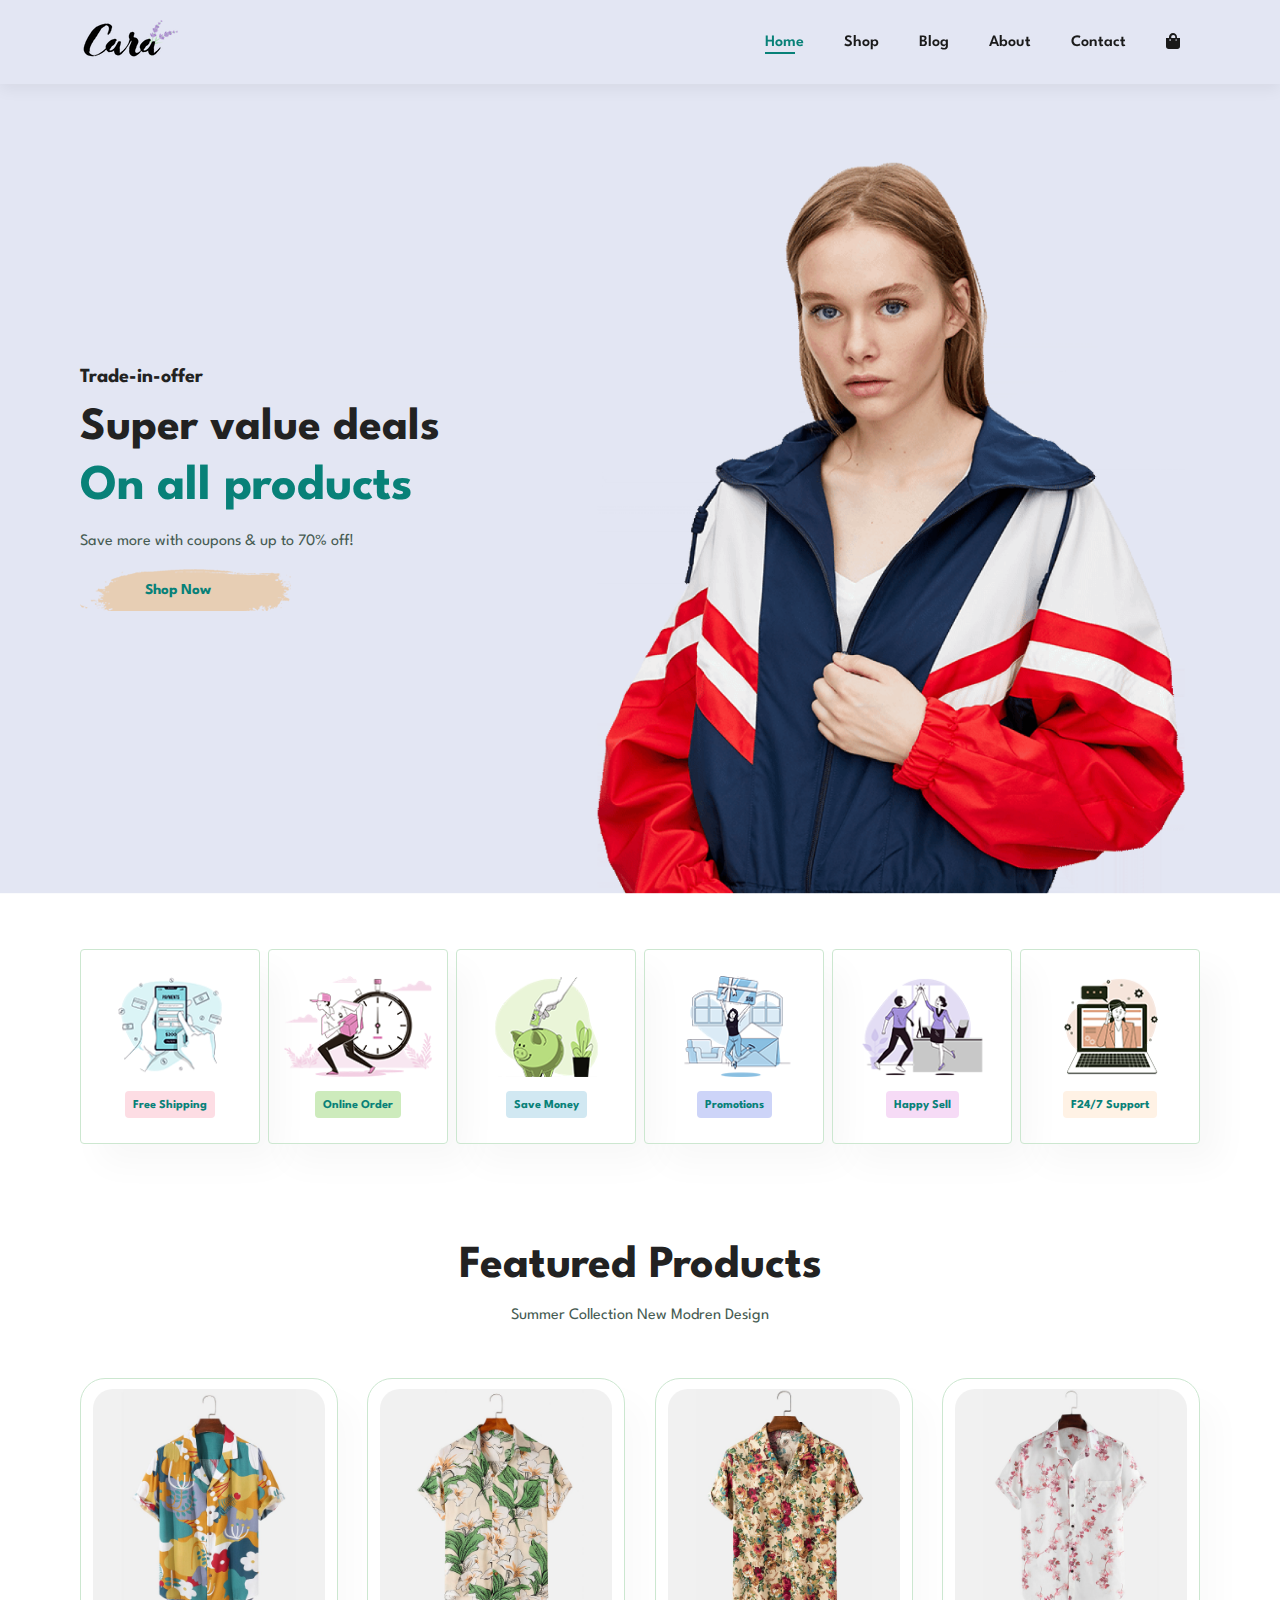
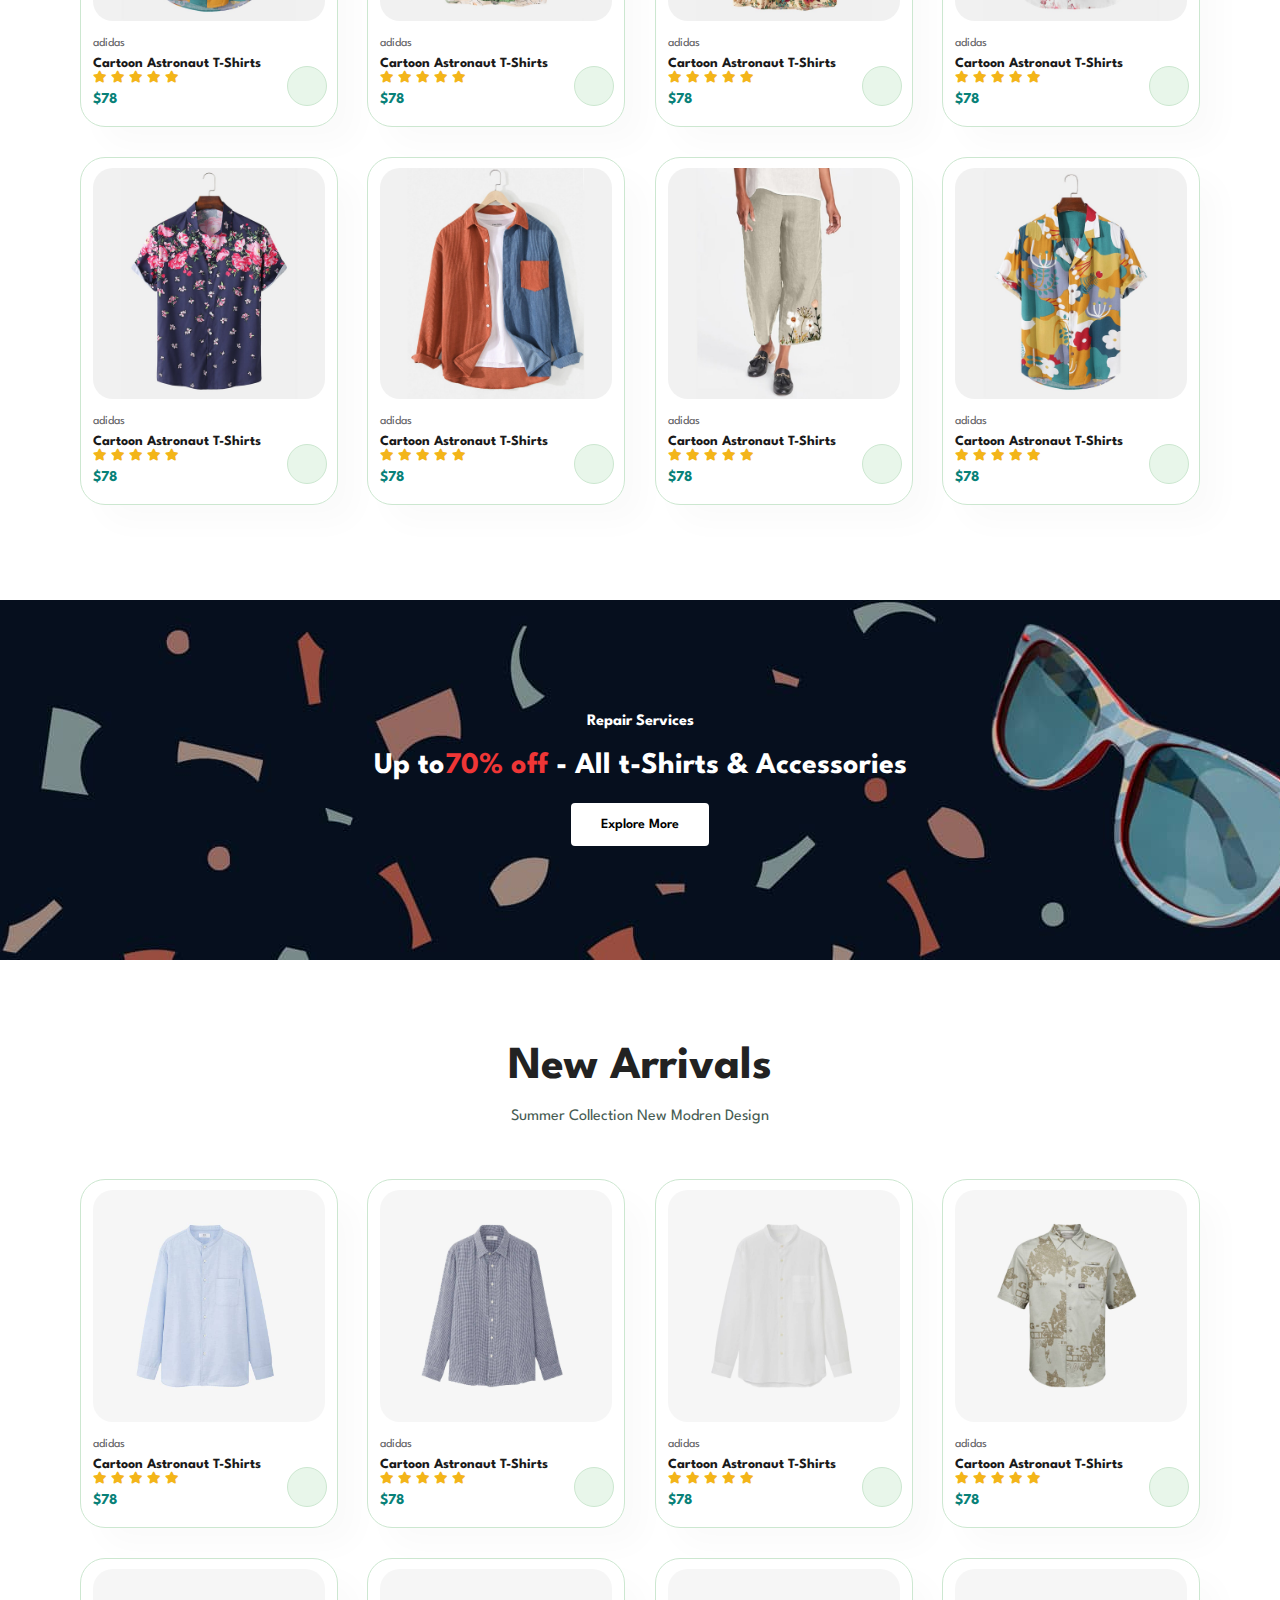
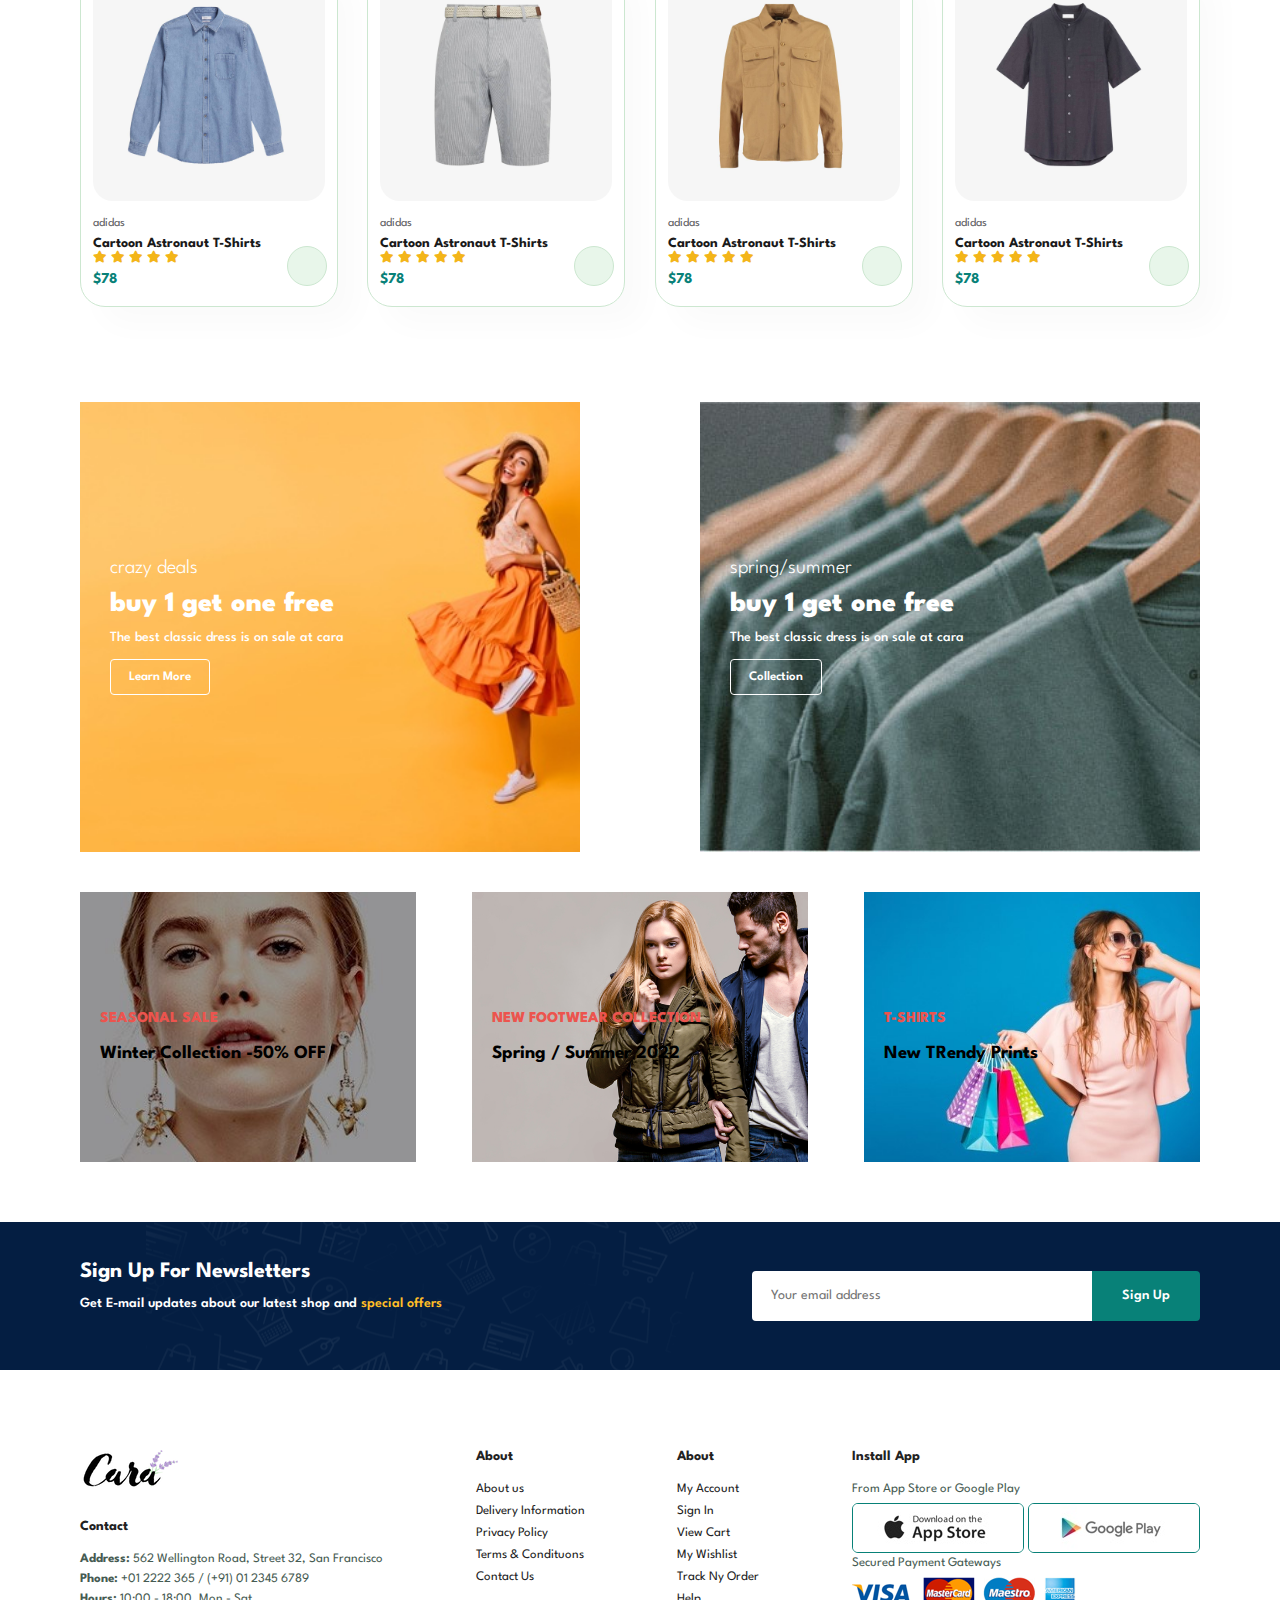
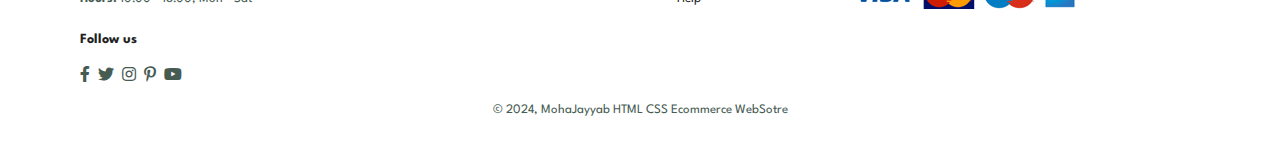
<file: index.html>
<!DOCTYPE html>
<html lang="en">

    <head>
        <meta charset="UTF-8">
        <meta http-equiv="X-UA-Compatible" content="IE=edge">
        <meta name="viewport" content="width=device-width, initial-scale=1.0">
        <title>Ecommerce Website</title>
        <link rel="stylesheet" href="https://use.fontawesome.com/releases/v5.15.4/css/all.css" />
        <link rel="stylesheet" href="style.css">
    </head>

    <body>
        <section id="header"> 
           <a href="#"><img src="img/logo.png" class="logo" alt=""></a> 

           <div>
            <ul id="navbar">
                <li><a class="active" href="index.html">Home</a></li>
                <li><a href="shop.html">Shop</a></li>
                <li><a href="blog.html">Blog</a></li>
                <li><a href="about.html">About</a></li>
                <li><a href="contact.html">Contact</a></li>
                <li id="lg-bag"><a href="cart.html"><i i class="fas fa-shopping-bag"></i></a></li>
                <a href="#" id="close"><i class="fas fa-times"></i></a>


            </ul>

           </div>
           <div id="mobile">
            <a href="cart.html"><i i class="fas fa-shopping-bag"></i></a>
            <i id="bar" class="fas fa-outdent"></i>


           </div>
        </section>

        <section id="hero">
            <h4>Trade-in-offer</h4>
            <h2>Super value deals</h2>
            <h1>On all products</h1>
            <p>Save more with coupons & up to 70% off! </p>
            <button>Shop Now</button>
        </section>
        
        <section id="feature" class="section-p1">
            <div class="fe-box">
                <img src="img/features/f1.png" alt="">
                <h6>Free Shipping</h6>
            </div>
            <div class="fe-box">
                <img src="img/features/f2.png" alt="">
                <h6>Online Order</h6>
            </div>  <div class="fe-box">
                <img src="img/features/f3.png" alt="">
                <h6>Save Money</h6>
            </div>  <div class="fe-box">
                <img src="img/features/f4.png" alt="">
                <h6>Promotions</h6>
            </div>  <div class="fe-box">
                <img src="img/features/f5.png" alt="">
                <h6>Happy Sell</h6>
            </div>  <div class="fe-box">
                <img src="img/features/f6.png" alt="">
                <h6>F24/7 Support</h6>
            </div>

        </section>


        <section id="product1" class="section-p1">
            <h2>Featured Products</h2>
            <p>Summer Collection New Modren Design</p>
            <div class="pro-container">
                <div class="pro">
                    <img src="img/products/f1.jpg" alt="">
                    <div class="des">
                        <span>adidas</span>
                        <h5>Cartoon Astronaut T-Shirts</h5>
                        <div class="star">
                            <i class="fas fa-star"></i>
                            <i class="fas fa-star"></i>
                            <i class="fas fa-star"></i>
                            <i class="fas fa-star"></i>
                            <i class="fas fa-star"></i>
                        </div>
                        <h4>$78</h4>
                    </div>
                    <a href="#"><i class="fas fa-shopping-cart cart"></i></a>


                </div>
                <div class="pro">
                    <img src="img/products/f2.jpg" alt="">
                    <div class="des">
                        <span>adidas</span>
                        <h5>Cartoon Astronaut T-Shirts</h5>
                        <div class="star">
                            <i class="fas fa-star"></i>
                            <i class="fas fa-star"></i>
                            <i class="fas fa-star"></i>
                            <i class="fas fa-star"></i>
                            <i class="fas fa-star"></i>
                        </div>
                        <h4>$78</h4>
                    </div>
                    <a href="#"><i class="fas fa-shopping-cart cart"></i></a>


                </div><div class="pro">
                    <img src="img/products/f3.jpg" alt="">
                    <div class="des">
                        <span>adidas</span>
                        <h5>Cartoon Astronaut T-Shirts</h5>
                        <div class="star">
                            <i class="fas fa-star"></i>
                            <i class="fas fa-star"></i>
                            <i class="fas fa-star"></i>
                            <i class="fas fa-star"></i>
                            <i class="fas fa-star"></i>
                        </div>
                        <h4>$78</h4>
                    </div>
                    <a href="#"><i class="fas fa-shopping-cart cart"></i></a>


                </div><div class="pro">
                    <img src="img/products/f4.jpg" alt="">
                    <div class="des">
                        <span>adidas</span>
                        <h5>Cartoon Astronaut T-Shirts</h5>
                        <div class="star">
                            <i class="fas fa-star"></i>
                            <i class="fas fa-star"></i>
                            <i class="fas fa-star"></i>
                            <i class="fas fa-star"></i>
                            <i class="fas fa-star"></i>
                        </div>
                        <h4>$78</h4>
                    </div>
                    <a href="#"><i class="fas fa-shopping-cart cart"></i></a>


                </div><div class="pro">
                    <img src="img/products/f5.jpg" alt="">
                    <div class="des">
                        <span>adidas</span>
                        <h5>Cartoon Astronaut T-Shirts</h5>
                        <div class="star">
                            <i class="fas fa-star"></i>
                            <i class="fas fa-star"></i>
                            <i class="fas fa-star"></i>
                            <i class="fas fa-star"></i>
                            <i class="fas fa-star"></i>
                        </div>
                        <h4>$78</h4>
                    </div>
                    <a href="#"><i class="fas fa-shopping-cart cart"></i></a>


                </div><div class="pro">
                    <img src="img/products/f6.jpg" alt="">
                    <div class="des">
                        <span>adidas</span>
                        <h5>Cartoon Astronaut T-Shirts</h5>
                        <div class="star">
                            <i class="fas fa-star"></i>
                            <i class="fas fa-star"></i>
                            <i class="fas fa-star"></i>
                            <i class="fas fa-star"></i>
                            <i class="fas fa-star"></i>
                        </div>
                        <h4>$78</h4>
                    </div>
                    <a href="#"><i class="fas fa-shopping-cart cart"></i></a>


                </div><div class="pro">
                    <img src="img/products/f7.jpg" alt="">
                    <div class="des">
                        <span>adidas</span>
                        <h5>Cartoon Astronaut T-Shirts</h5>
                        <div class="star">
                            <i class="fas fa-star"></i>
                            <i class="fas fa-star"></i>
                            <i class="fas fa-star"></i>
                            <i class="fas fa-star"></i>
                            <i class="fas fa-star"></i>
                        </div>
                        <h4>$78</h4>
                    </div>
                    <a href="#"><i class="fas fa-shopping-cart cart"></i></a>


                </div><div class="pro">
                    <img src="img/products/f1.jpg" alt="">
                    <div class="des">
                        <span>adidas</span>
                        <h5>Cartoon Astronaut T-Shirts</h5>
                        <div class="star">
                            <i class="fas fa-star"></i>
                            <i class="fas fa-star"></i>
                            <i class="fas fa-star"></i>
                            <i class="fas fa-star"></i>
                            <i class="fas fa-star"></i>
                        </div>
                        <h4>$78</h4>
                    </div>
                    <a href="#"><i class="fas fa-shopping-cart cart"></i></a>


                </div>

            </div>


        </section>

        <section id="banner" class="section-m1">
            <h4>Repair Services</h4>
            <h2>Up to<span>70% off</span> - All t-Shirts & Accessories</h2>
            <button class="normal">Explore More</button>

        </section>

        <section id="product1" class="section-p1">
            <h2>New Arrivals</h2>
            <p>Summer Collection New Modren Design</p>
            <div class="pro-container">
                <div class="pro">
                    <img src="img/products/n1.jpg" alt="">
                    <div class="des">
                        <span>adidas</span>
                        <h5>Cartoon Astronaut T-Shirts</h5>
                        <div class="star">
                            <i class="fas fa-star"></i>
                            <i class="fas fa-star"></i>
                            <i class="fas fa-star"></i>
                            <i class="fas fa-star"></i>
                            <i class="fas fa-star"></i>
                        </div>
                        <h4>$78</h4>
                    </div>
                    <a href="#"><i class="fas fa-shopping-cart cart"></i></a>


                </div>
                <div class="pro">
                    <img src="img/products/n2.jpg" alt="">
                    <div class="des">
                        <span>adidas</span>
                        <h5>Cartoon Astronaut T-Shirts</h5>
                        <div class="star">
                            <i class="fas fa-star"></i>
                            <i class="fas fa-star"></i>
                            <i class="fas fa-star"></i>
                            <i class="fas fa-star"></i>
                            <i class="fas fa-star"></i>
                        </div>
                        <h4>$78</h4>
                    </div>
                    <a href="#"><i class="fas fa-shopping-cart cart"></i></a>


                </div><div class="pro">
                    <img src="img/products/n3.jpg" alt="">
                    <div class="des">
                        <span>adidas</span>
                        <h5>Cartoon Astronaut T-Shirts</h5>
                        <div class="star">
                            <i class="fas fa-star"></i>
                            <i class="fas fa-star"></i>
                            <i class="fas fa-star"></i>
                            <i class="fas fa-star"></i>
                            <i class="fas fa-star"></i>
                        </div>
                        <h4>$78</h4>
                    </div>
                    <a href="#"><i class="fas fa-shopping-cart cart"></i></a>


                </div><div class="pro">
                    <img src="img/products/n4.jpg" alt="">
                    <div class="des">
                        <span>adidas</span>
                        <h5>Cartoon Astronaut T-Shirts</h5>
                        <div class="star">
                            <i class="fas fa-star"></i>
                            <i class="fas fa-star"></i>
                            <i class="fas fa-star"></i>
                            <i class="fas fa-star"></i>
                            <i class="fas fa-star"></i>
                        </div>
                        <h4>$78</h4>
                    </div>
                    <a href="#"><i class="fas fa-shopping-cart cart"></i></a>


                </div><div class="pro">
                    <img src="img/products/n5.jpg" alt="">
                    <div class="des">
                        <span>adidas</span>
                        <h5>Cartoon Astronaut T-Shirts</h5>
                        <div class="star">
                            <i class="fas fa-star"></i>
                            <i class="fas fa-star"></i>
                            <i class="fas fa-star"></i>
                            <i class="fas fa-star"></i>
                            <i class="fas fa-star"></i>
                        </div>
                        <h4>$78</h4>
                    </div>
                    <a href="#"><i class="fas fa-shopping-cart cart"></i></a>


                </div><div class="pro">
                    <img src="img/products/n6.jpg" alt="">
                    <div class="des">
                        <span>adidas</span>
                        <h5>Cartoon Astronaut T-Shirts</h5>
                        <div class="star">
                            <i class="fas fa-star"></i>
                            <i class="fas fa-star"></i>
                            <i class="fas fa-star"></i>
                            <i class="fas fa-star"></i>
                            <i class="fas fa-star"></i>
                        </div>
                        <h4>$78</h4>
                    </div>
                    <a href="#"><i class="fas fa-shopping-cart cart"></i></a>


                </div><div class="pro">
                    <img src="img/products/n7.jpg" alt="">
                    <div class="des">
                        <span>adidas</span>
                        <h5>Cartoon Astronaut T-Shirts</h5>
                        <div class="star">
                            <i class="fas fa-star"></i>
                            <i class="fas fa-star"></i>
                            <i class="fas fa-star"></i>
                            <i class="fas fa-star"></i>
                            <i class="fas fa-star"></i>
                        </div>
                        <h4>$78</h4>
                    </div>
                    <a href="#"><i class="fas fa-shopping-cart cart"></i></a>


                </div><div class="pro">
                    <img src="img/products/n8.jpg" alt="">
                    <div class="des">
                        <span>adidas</span>
                        <h5>Cartoon Astronaut T-Shirts</h5>
                        <div class="star">
                            <i class="fas fa-star"></i>
                            <i class="fas fa-star"></i>
                            <i class="fas fa-star"></i>
                            <i class="fas fa-star"></i>
                            <i class="fas fa-star"></i>
                        </div>
                        <h4>$78</h4>
                    </div>
                    <a href="#"><i class="fas fa-shopping-cart cart"></i></a>


                </div>

            </div>


        </section>


        <section id="sm-banner" class="section-p1">
            <div class="banner-box">
                <h4>crazy deals</h4>
                <h2>buy 1 get one free</h2>
                <span>The best classic dress is on sale at cara</span>
                <button class="white">Learn More</button>
            </div>

            <div class="banner-box banner-box2">
                <h4>spring/summer</h4>
                <h2>buy 1 get one free</h2>
                <span>The best classic dress is on sale at cara</span>
                <button class="white">Collection</button>
            </div>

        </section>


        <section id="banner3">
            <div class="banner-box">
                <h2>SEASONAL SALE</h2>
                <h3>Winter Collection -50% OFF</h3>
            </div>

            <div class="banner-box banner-box2">
                <h2>NEW FOOTWEAR COLLECTION</h2>
                <h3>Spring / Summer 2022</h3>
            </div>

            <div class="banner-box banner-box3">
                <h2>T-SHIRTS</h2>
                <h3>New TRendy Prints</h3>
            </div>

        </section>


        <section id="newsletter" class="section-p1 section-m1">
            <div class="newstext">
                <h4>Sign Up For Newsletters</h4>
                <p>Get E-mail updates about our latest shop and <span>special offers</span></p>

            </div>

            <div class="form">
                <input type="text" placeholder="Your email address">
                <button class="normal">Sign Up</button>
            </div>

        </section>

        <footer class="section-p1">
            <div class="col">
                <img class="logo"src="img/logo.png" alt="">
                <h4>Contact</h4>
                <p><strong>Address: </strong> 562 Wellington Road, Street 32, San Francisco</p>
                <p><strong>Phone: </strong> +01 2222 365 / (+91) 01 2345 6789</p>
                <p><strong>Hours: </strong>10:00 - 18:00, Mon - Sat</p>
                <div class="follow">
                    <h4>Follow us</h4>
                    <div class="icon">
                        <i class="fab fa-facebook-f"></i>
                        <i class="fab fa-twitter "></i>
                        <i class="fab fa-instagram"></i>
                        <i class="fab fa-pinterest-p"></i>
                        <i class="fab fa-youtube" ></i>
                    </div>

                </div>

            </div>



            <div class="col">
                <h4>About</h4>
                <a href="#">About us</a>
                <a href="#">Delivery Information</a>
                <a href="#">Privacy Policy</a>
                <a href="#">Terms & Condituons</a>
                <a href="#">Contact Us</a>
            </div>


            <div class="col">
                <h4>About</h4>
                <a href="#">My Account</a>
                <a href="#">Sign In</a>
                <a href="#">View Cart</a>
                <a href="#">My Wishlist</a>
                <a href="#">Track Ny Order</a>
                <a href="#">Help</a>
            </div>

            <div class="col install">
                <h4>Install App</h4>
                <p>From App Store or Google Play</p>
                <div class="row">
                    <img src="img/pay/app.jpg" alt="">
                    <img src="img/pay/play.jpg" alt="">
                </div>

                <p>Secured Payment Gateways</p>
                <img src="img/pay/pay.png">
            </div>

            <div class="copyright">
                <p>© 2024, MohaJayyab HTML CSS Ecommerce WebSotre</p>

            </div>




        </footer>








        <script src="script.js"></script>
    </body>

</html>
</file>
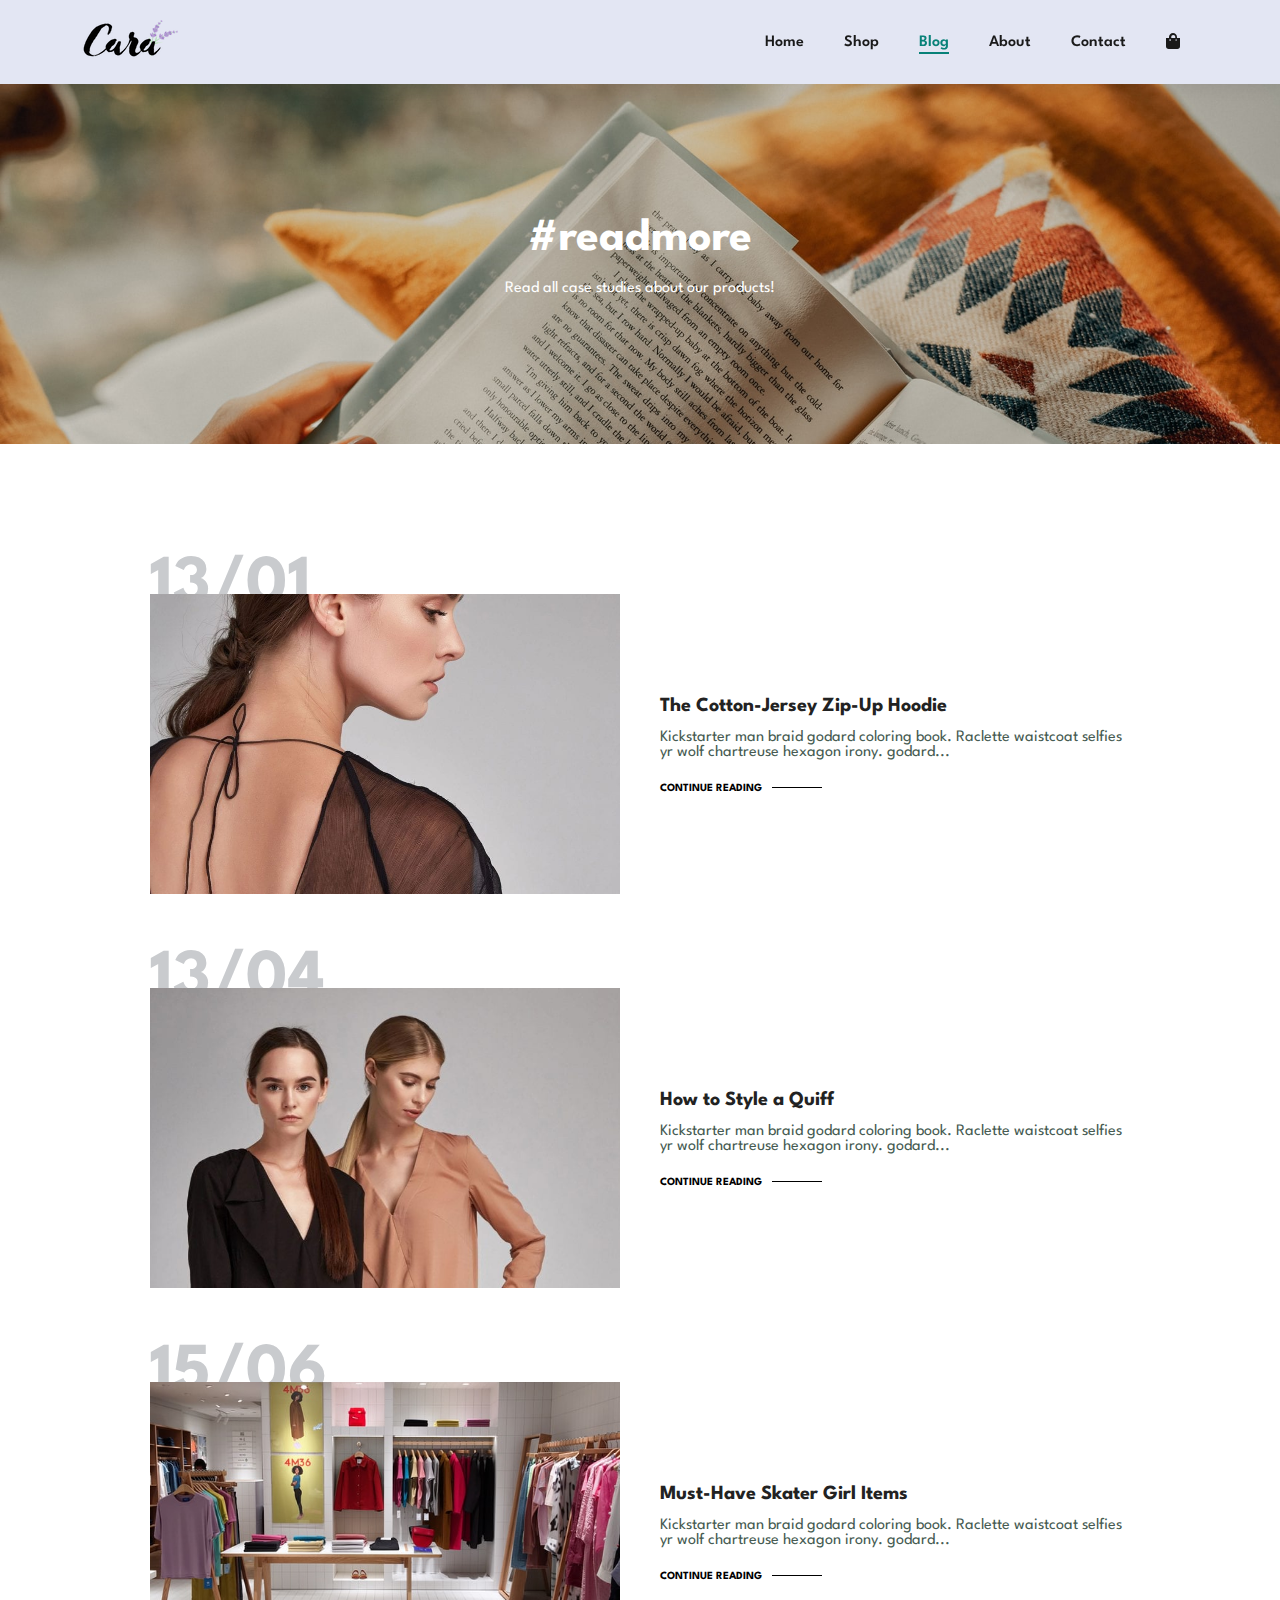
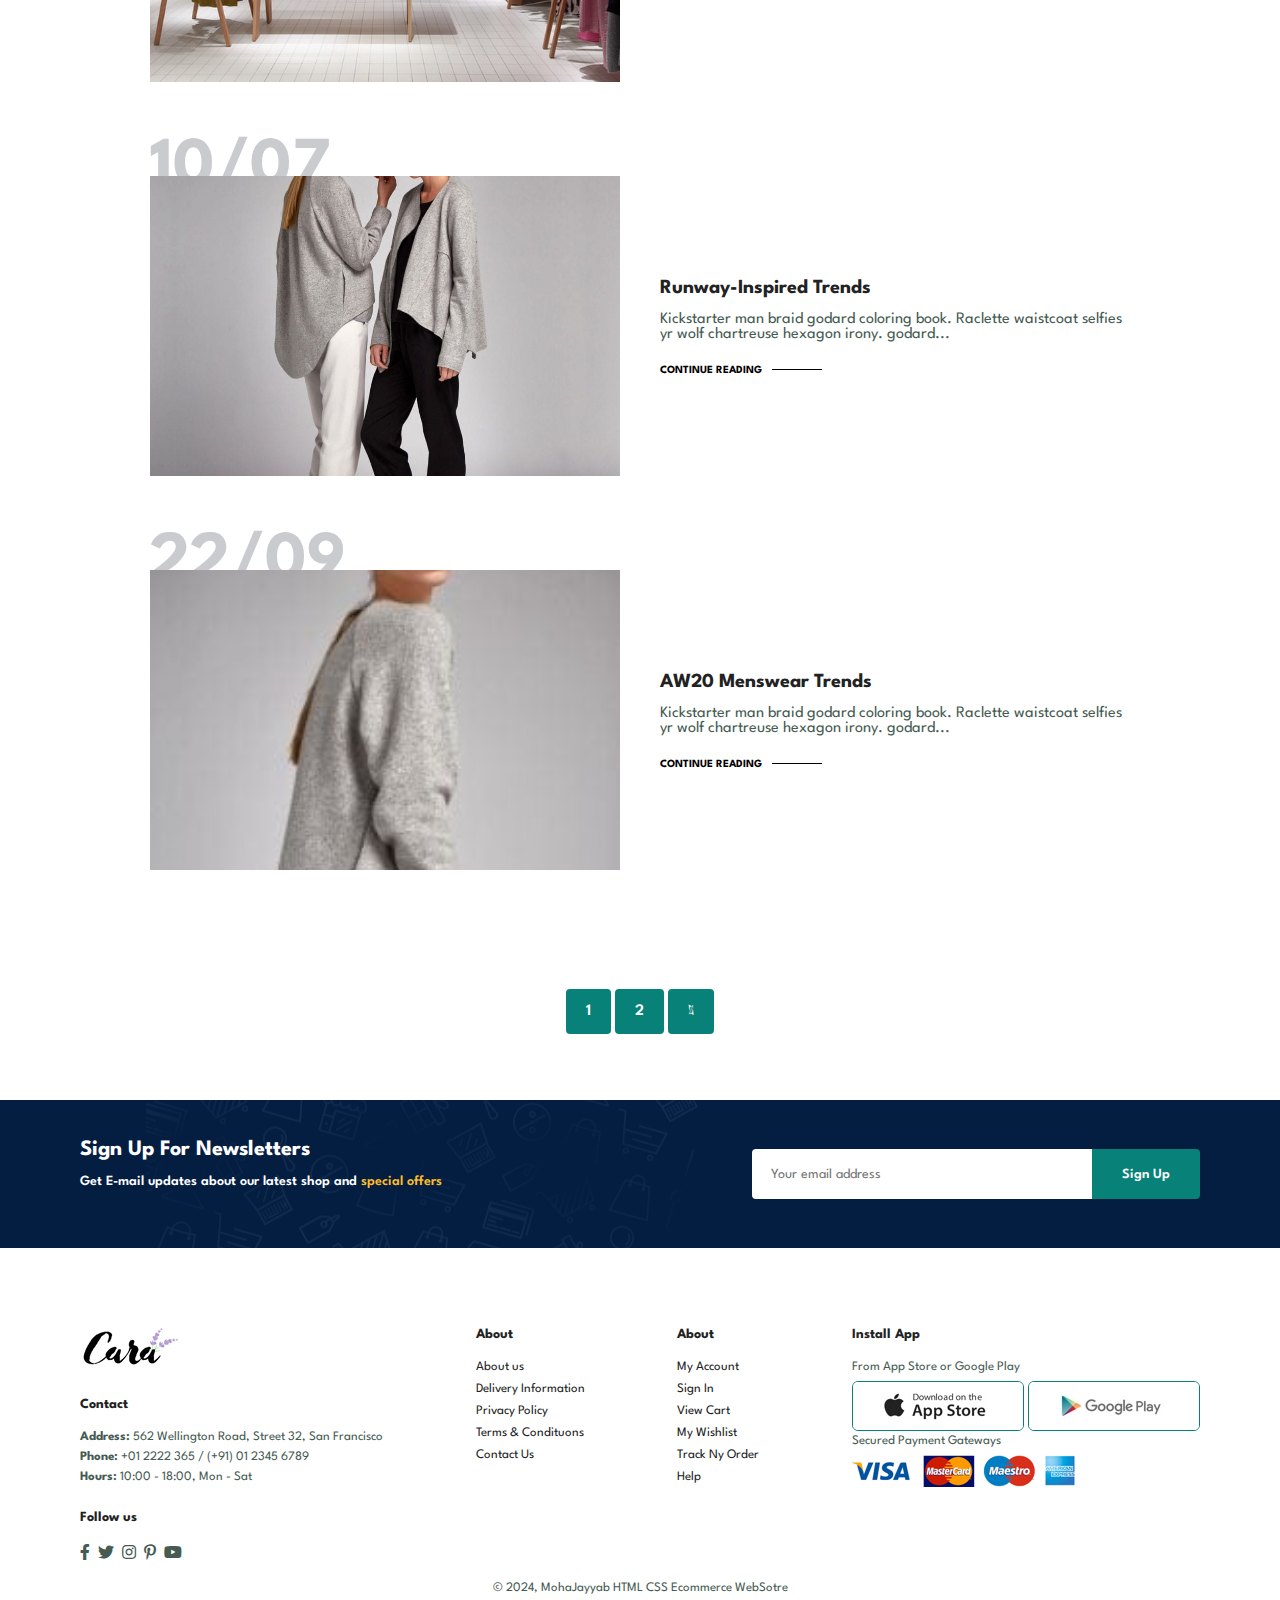
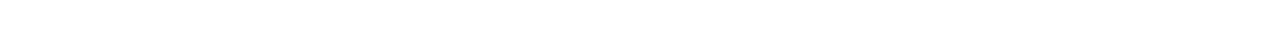
<file: blog.html>
<!DOCTYPE html>
<html lang="en">

    <head>
        <meta charset="UTF-8">
        <meta http-equiv="X-UA-Compatible" content="IE=edge">
        <meta name="viewport" content="width=device-width, initial-scale=1.0">
        <title>Tech2etc Ecommerce Tutorial</title>
        <link rel="stylesheet" href="https://pro.fontawesome.com/releases/v5.10.0/css/all.css" />

        <link rel="stylesheet" href="style.css">
    </head>
    <section id="header"> 
        <a href="#"><img src="img/logo.png" class="logo" alt=""></a> 

        <div>
         <ul id="navbar">
             <li><a href="index.html">Home</a></li>
             <li><a href="shop.html">Shop</a></li>
             <li><a class="active" href="blog.html">Blog</a></li>
             <li><a href="about.html">About</a></li>
             <li><a href="contact.html">Contact</a></li>
             <li id="lg-bag"><a href="cart.html"><i i class="fas fa-shopping-bag"></i></a></li>
             <a href="#" id="close"><i class="fas fa-times"></i></a>


         </ul>

        </div>
        <div id="mobile">
         <a href="cart.html"><i i class="fas fa-shopping-bag"></i></a>
         <i id="bar" class="fas fa-outdent"></i>


        </div>
     </section>

     <section id="page-header" class="blog-headers">
   
         <h2>#readmore</h2>
         
         <p>Read all case studies about our products! </p>
         
     </section>

     <section id="blog">
        <div class="blog-box">
            <div class="blog-img">
                <img src="img/blog/b1.jpg">

            </div>
            <div class="blog-detalis">
                <h4>The Cotton-Jersey Zip-Up Hoodie</h4>
                <p>Kickstarter man braid godard coloring book. Raclette waistcoat selfies yr
                wolf chartreuse hexagon irony. godard...</p>
                <a href="#">CONTINUE READING</a>
            </div>
            <h1>13/01</h1>

        </div>
        <div class="blog-box">
            <div class="blog-img">
                <img src="img/blog/b2.jpg">

            </div>
            <div class="blog-detalis">
                <h4>How to Style a Quiff</h4>                <p>Kickstarter man braid godard coloring book. Raclette waistcoat selfies yr
                wolf chartreuse hexagon irony. godard...</p>
                <a href="#">CONTINUE READING</a>
            </div>
            <h1>13/04</h1>

        </div>
        <div class="blog-box">
            <div class="blog-img">
                <img src="img/blog/b3.jpg">

            </div>
            <div class="blog-detalis">
                <h4>Must-Have Skater Girl Items</h4>                <p>Kickstarter man braid godard coloring book. Raclette waistcoat selfies yr
                wolf chartreuse hexagon irony. godard...</p>
                <a href="#">CONTINUE READING</a>
            </div>
            <h1>15/06</h1>

        </div>
        <div class="blog-box">
            <div class="blog-img">
                <img src="img/blog/b4.jpg">

            </div>
            <div class="blog-detalis">
                <h4>Runway-Inspired Trends</h4>
                <p>Kickstarter man braid godard coloring book. Raclette waistcoat selfies yr
                wolf chartreuse hexagon irony. godard...</p>
                <a href="#">CONTINUE READING</a>
            </div>
            <h1>10/07</h1>


        </div>

        <div class="blog-box">
            <div class="blog-img">
                <img src="img/blog/b5.jpg">

            </div>
            <div class="blog-detalis">
                <h4>AW20 Menswear Trends</h4>                    <p>Kickstarter man braid godard coloring book. Raclette waistcoat selfies yr
                wolf chartreuse hexagon irony. godard...</p>
                <a href="#">CONTINUE READING</a>
            </div>
            <h1>22/09</h1>

        </div>


     </section>
     

     <section id="pagination" class="section-p1">
         <a href="#">1</a>
         <a href="#">2</a>
         <a href="#"><i class="fal fa-long-arrow-alt-right"></i></a>
        


     </section>

     <section id="newsletter" class="section-p1 section-m1">
         <div class="newstext">
             <h4>Sign Up For Newsletters</h4>
             <p>Get E-mail updates about our latest shop and <span>special offers</span></p>

         </div>

         <div class="form">
             <input type="text" placeholder="Your email address">
             <button class="normal">Sign Up</button>
         </div>

     </section>

     <footer class="section-p1">
         <div class="col">
             <img class="logo"src="img/logo.png" alt="">
             <h4>Contact</h4>
             <p><strong>Address: </strong> 562 Wellington Road, Street 32, San Francisco</p>
             <p><strong>Phone: </strong> +01 2222 365 / (+91) 01 2345 6789</p>
             <p><strong>Hours: </strong>10:00 - 18:00, Mon - Sat</p>
             <div class="follow">
                 <h4>Follow us</h4>
                 <div class="icon">
                     <i class="fab fa-facebook-f"></i>
                     <i class="fab fa-twitter "></i>
                     <i class="fab fa-instagram"></i>
                     <i class="fab fa-pinterest-p"></i>
                     <i class="fab fa-youtube" ></i>
                 </div>

             </div>

         </div>



         <div class="col">
             <h4>About</h4>
             <a href="#">About us</a>
             <a href="#">Delivery Information</a>
             <a href="#">Privacy Policy</a>
             <a href="#">Terms & Condituons</a>
             <a href="#">Contact Us</a>
         </div>


         <div class="col">
             <h4>About</h4>
             <a href="#">My Account</a>
             <a href="#">Sign In</a>
             <a href="#">View Cart</a>
             <a href="#">My Wishlist</a>
             <a href="#">Track Ny Order</a>
             <a href="#">Help</a>
         </div>

         <div class="col install">
             <h4>Install App</h4>
             <p>From App Store or Google Play</p>
             <div class="row">
                 <img src="img/pay/app.jpg" alt="">
                 <img src="img/pay/play.jpg" alt="">
             </div>

             <p>Secured Payment Gateways</p>
             <img src="img/pay/pay.png">
         </div>

         <div class="copyright">
             <p>© 2024, MohaJayyab HTML CSS Ecommerce WebSotre</p>

         </div>




     </footer>
 <script src="script.js"></script>
    <body>

        <script src="script.js"></script>
    </body>

</html>
</file>
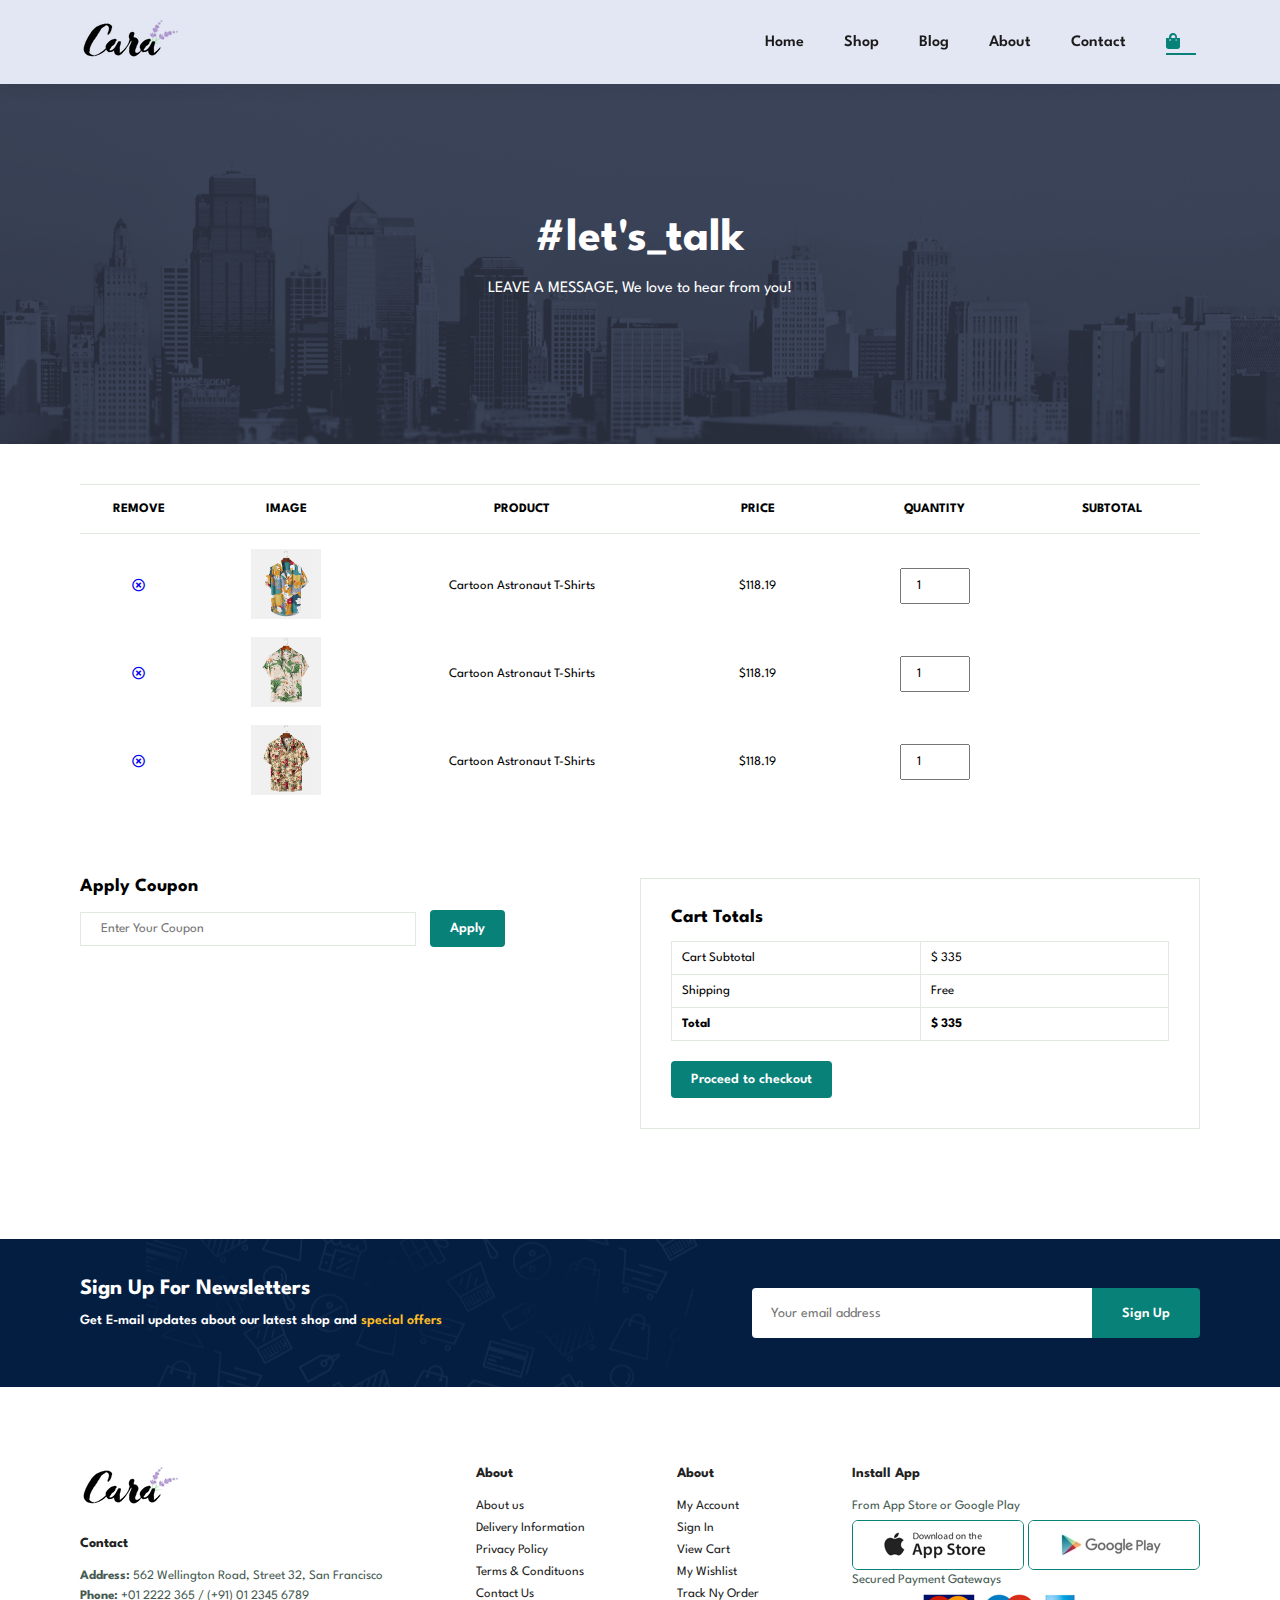
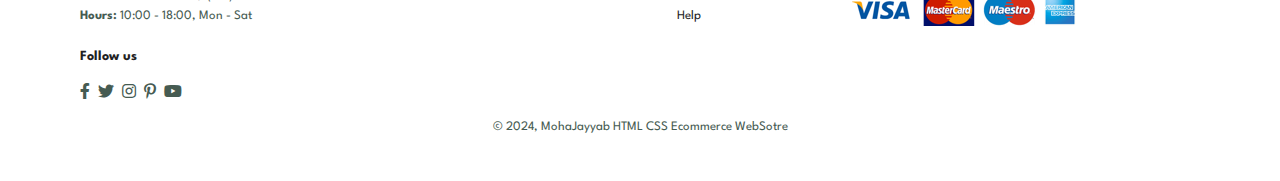
<file: cart.html>
<!DOCTYPE html>
<html lang="en">

    <head>
        <meta charset="UTF-8">
        <meta http-equiv="X-UA-Compatible" content="IE=edge">
        <meta name="viewport" content="width=device-width, initial-scale=1.0">
        <title>Document</title>

        <link rel="stylesheet" href="https://pro.fontawesome.com/releases/v5.10.0/css/all.css" />

        <link rel="stylesheet" href="style.css">
    </head>

    <body>

        <section id="header"> 
            <a href="#"><img src="img/logo.png" class="logo" alt=""></a> 
    
            <div>
             <ul id="navbar">
                 <li><a href="index.html">Home</a></li>
                 <li><a href="shop.html">Shop</a></li>
                 <li><a href="blog.html">Blog</a></li>
                 <li><a href="about.html">About</a></li>
                 <li><a href="contact.html">Contact</a></li>
                 <li id="lg-bag"><a class="active" href="cart.html"><i i class="fas fa-shopping-bag"></i></a></li>
                 <a href="#" id="close"><i class="fas fa-times"></i></a>
    
    
             </ul>
    
            </div>
            <div id="mobile">
             <a href="cart.html"><i i class="fas fa-shopping-bag"></i></a>
             <i id="bar" class="fas fa-outdent"></i>
    
    
            </div>
         </section>
    
         <section id="page-header" class="about-headers">
       
             <h2>#let's_talk</h2>
             
             <p>LEAVE A MESSAGE, We love to hear from you! </p>
             
         </section>


        <section id="cart" class="section-p1">
            <table width="100%">
                <thead>
                    <tr>
                        <td>Remove</td>
                        <td>Image</td>
                        <td>Product</td>
                        <td>Price</td>
                        <td>Quantity</td>
                        <td>Subtotal</td>
                    </tr>
                </thead>

                <tbody>
                    <tr>
                         <td><a href="#"><i class="far fa-times-circle"></i></a></td>
                         <td><img src="img/products/f1.jpg" alt=""></td>
                         <td>Cartoon Astronaut T-Shirts</td>
                         <td>$118.19</td>
                         <td><input type="number" value="1"></td>
                    </tr>

                    <tr>
                        <td><a href="#"><i class="far fa-times-circle"></i></a></td>
                        <td><img src="img/products/f2.jpg" alt=""></td>
                        <td>Cartoon Astronaut T-Shirts</td>
                        <td>$118.19</td>
                        <td><input type="number" value="1"></td>
                   </tr>
                   <tr>
                    <td><a href="#"><i class="far fa-times-circle"></i></a></td>
                    <td><img src="img/products/f3.jpg" alt=""></td>
                    <td>Cartoon Astronaut T-Shirts</td>
                    <td>$118.19</td>
                    <td><input type="number" value="1"></td>
               </tr>

                </tbody>


            </table>

        </section>

        <section id="cart-add" class="section-p1">
            <div id="coupon">
                <h3>Apply Coupon</h3>
                <div>
                    <input type="tex" placeholder="Enter Your Coupon">
                    <button class="normal">Apply</button>
                </div>
            </div>

            <div id="subtotal">
                <h3>Cart Totals</h3>
                <table>
                    <tr>
                        <td>Cart Subtotal</td>
                        <td>$ 335</td>
                    </tr>
                    <tr>
                        <td>Shipping</td>
                        <td>Free</td>
                    </tr>
                    <tr>
                        <td><strong>Total</strong></td>
                        <td><strong>$ 335</strong></td>

                    </tr>
                
                </table>
                <button class="normal">Proceed to checkout</button>

            </div>




        </section>


       

        <section id="newsletter" class="section-p1 section-m1">
            <div class="newstext">
                <h4>Sign Up For Newsletters</h4>
                <p>Get E-mail updates about our latest shop and <span>special offers</span></p>

            </div>

            <div class="form">
                <input type="text" placeholder="Your email address">
                <button class="normal">Sign Up</button>
            </div>

        </section>
    
         <footer class="section-p1">
             <div class="col">
                 <img class="logo"src="img/logo.png" alt="">
                 <h4>Contact</h4>
                 <p><strong>Address: </strong> 562 Wellington Road, Street 32, San Francisco</p>
                 <p><strong>Phone: </strong> +01 2222 365 / (+91) 01 2345 6789</p>
                 <p><strong>Hours: </strong>10:00 - 18:00, Mon - Sat</p>
                 <div class="follow">
                     <h4>Follow us</h4>
                     <div class="icon">
                         <i class="fab fa-facebook-f"></i>
                         <i class="fab fa-twitter "></i>
                         <i class="fab fa-instagram"></i>
                         <i class="fab fa-pinterest-p"></i>
                         <i class="fab fa-youtube" ></i>
                     </div>
    
                 </div>
    
             </div>
    
    
    
             <div class="col">
                 <h4>About</h4>
                 <a href="#">About us</a>
                 <a href="#">Delivery Information</a>
                 <a href="#">Privacy Policy</a>
                 <a href="#">Terms & Condituons</a>
                 <a href="#">Contact Us</a>
             </div>
    
    
             <div class="col">
                 <h4>About</h4>
                 <a href="#">My Account</a>
                 <a href="#">Sign In</a>
                 <a href="#">View Cart</a>
                 <a href="#">My Wishlist</a>
                 <a href="#">Track Ny Order</a>
                 <a href="#">Help</a>
             </div>
    
             <div class="col install">
                 <h4>Install App</h4>
                 <p>From App Store or Google Play</p>
                 <div class="row">
                     <img src="img/pay/app.jpg" alt="">
                     <img src="img/pay/play.jpg" alt="">
                 </div>
    
                 <p>Secured Payment Gateways</p>
                 <img src="img/pay/pay.png">
             </div>
    
             <div class="copyright">
                 <p>© 2024, MohaJayyab HTML CSS Ecommerce WebSotre</p>
    
             </div>
    
    
    
    
         </footer>


        <script src="script.js"></script>

    </body>

</html>
</file>
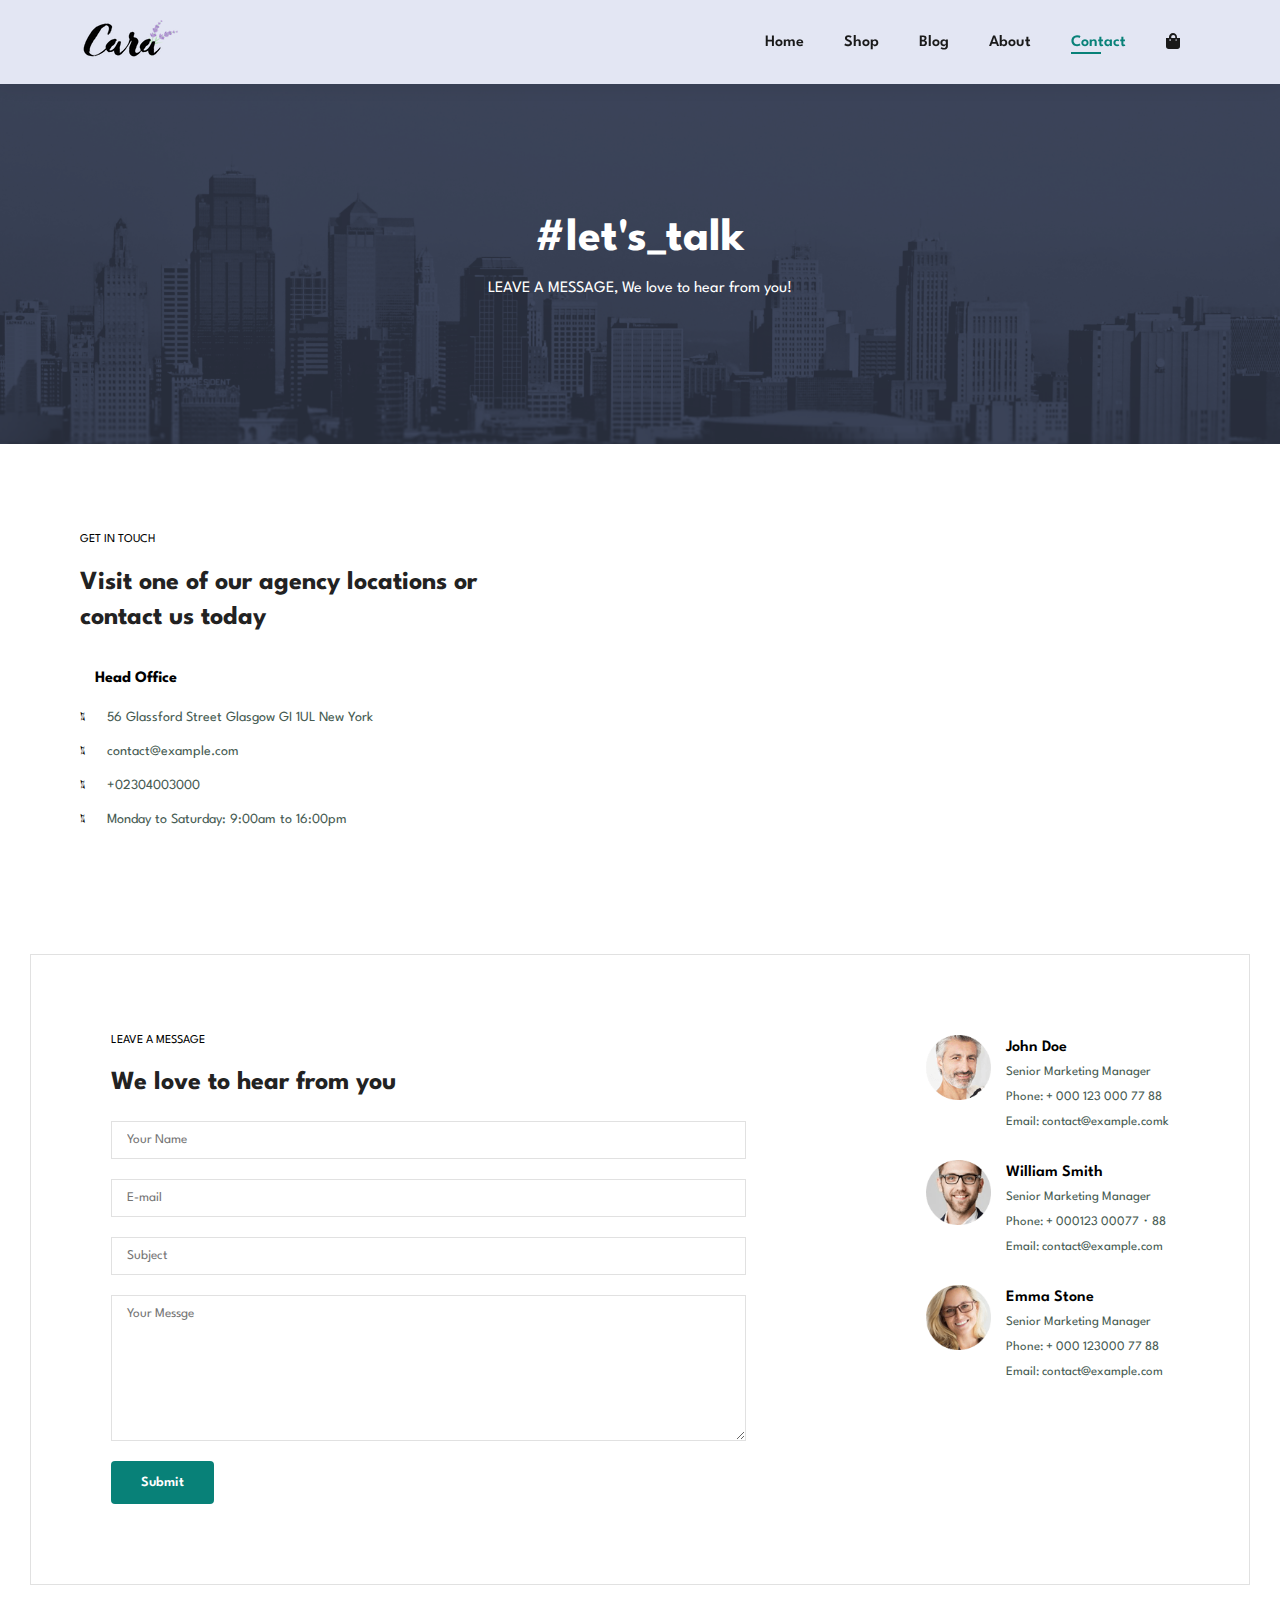
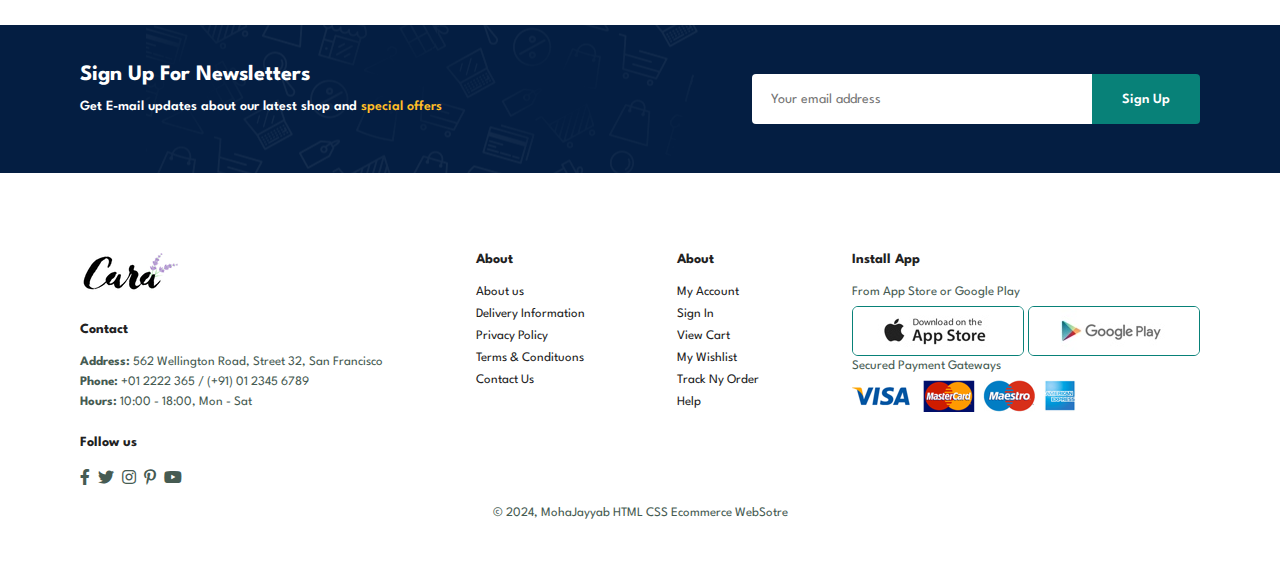
<file: contact.html>
<!DOCTYPE html>
<html lang="en">

    <head>
        <meta charset="UTF-8">
        <meta http-equiv="X-UA-Compatible" content="IE=edge">
        <meta name="viewport" content="width=device-width, initial-scale=1.0">
        <title>Document</title>

        <link rel="stylesheet" href="https://pro.fontawesome.com/releases/v5.10.0/css/all.css" />

        <link rel="stylesheet" href="style.css">
    </head>

    <body>


        <section id="header"> 
            <a href="#"><img src="img/logo.png" class="logo" alt=""></a> 
    
            <div>
             <ul id="navbar">
                 <li><a href="index.html">Home</a></li>
                 <li><a href="shop.html">Shop</a></li>
                 <li><a href="blog.html">Blog</a></li>
                 <li><a href="about.html">About</a></li>
                 <li><a class="active" href="contact.html">Contact</a></li>
                 <li id="lg-bag"><a href="cart.html"><i i class="fas fa-shopping-bag"></i></a></li>
                 <a href="#" id="close"><i class="fas fa-times"></i></a>
    
    
             </ul>
    
            </div>
            <div id="mobile">
             <a href="cart.html"><i i class="fas fa-shopping-bag"></i></a>
             <i id="bar" class="fas fa-outdent"></i>
    
    
            </div>
         </section>
    
         <section id="page-header" class="about-headers">
       
             <h2>#let's_talk</h2>
             
             <p>LEAVE A MESSAGE, We love to hear from you! </p>
             
         </section>


         <section id="contact-details"class="section-p1">
            <div class="details">
                <span>GET IN TOUCH</span>
                <h2>Visit one of our agency locations or contact us today</h2>
                <h3>Head Office</h3>
                <div>
                    <li>
                        <i class="fal fa-map"></i>
                        <p>56 Glassford Street Glasgow GI 1UL New York</p>
                    </li>
                    <li>
                        <i class="fal fa-envelope"></i>
                        <p>contact@example.com</p>
                    </li>
                    <li>
                        <i class="fal fa-phone-alt"></i>
                        <p>+02304003000</p>
                    </li>
                    <li>
                        <i class="fal fa-clock"></i>
                        <p>Monday to Saturday: 9:00am to 16:00pm</p>
                    </li>

                </div>

            </div>
            <div class="map">
                <iframe src="https://www.google.com/maps/embed?pb=!1m18!1m12!1m3!1d2693.7374252513296!2d19.0346287!3d47.53397479999999!2m3!1f0!2f0!3f0!3m2!1i1024!2i768!4f13.1!3m3!1m2!1s0x4741d95af5205aed%3A0x53008033a7aa5533!2s%C3%93buda%20University%20-%20John%20von%20Neumann%20Faculty%20of%20Informatics!5e0!3m2!1sar!2shu!4v1712486515553!5m2!1sar!2shu" width="600" height="450" style="border:0;" allowfullscreen="" loading="lazy" referrerpolicy="no-referrer-when-downgrade"></iframe>

            </div>


         </section>


         <section id="form-details">
            <form action="">
                <span>LEAVE A MESSAGE</span>
                <h2>We love to hear from you</h2>
                <input type="text" placeholder="Your Name">
                <input type="text" placeholder="E-mail">
                <input type="text" placeholder="Subject">
                <textarea name="" id="" cols="30" rows="10" placeholder="Your Messge"></textarea>
                <button class="normal">Submit</button>


            </form>

            <div class="people">
                <div>
                    <img src="img/people/1.png">
                    <p><span>John Doe</span> Senior Marketing Manager <br> Phone: + 000 123
                        000 77 88 <br>Email: contact@example.comk</p>
                </div>


                <div>
                    <img src="img/people/2.png" alt=>
                    <p><span>William Smith</span> Senior Marketing Manager <br>
                    Phone: + 000123 00077・88<br>Email: contact@example.com</p>
                </div> 
                 
                <div>
                    <img src="img/people/3.png" alt="">
                     <p><span>Emma Stone</span> Senior Marketing Manager <br> 
                    Phone: + 000 123000 77 88 <br> Email: contact@example.com</p>
                </div>

             </div>   

         </section>




       

        <section id="newsletter" class="section-p1 section-m1">
            <div class="newstext">
                <h4>Sign Up For Newsletters</h4>
                <p>Get E-mail updates about our latest shop and <span>special offers</span></p>

            </div>

            <div class="form">
                <input type="text" placeholder="Your email address">
                <button class="normal">Sign Up</button>
            </div>

        </section>
    
         <footer class="section-p1">
             <div class="col">
                 <img class="logo"src="img/logo.png" alt="">
                 <h4>Contact</h4>
                 <p><strong>Address: </strong> 562 Wellington Road, Street 32, San Francisco</p>
                 <p><strong>Phone: </strong> +01 2222 365 / (+91) 01 2345 6789</p>
                 <p><strong>Hours: </strong>10:00 - 18:00, Mon - Sat</p>
                 <div class="follow">
                     <h4>Follow us</h4>
                     <div class="icon">
                         <i class="fab fa-facebook-f"></i>
                         <i class="fab fa-twitter "></i>
                         <i class="fab fa-instagram"></i>
                         <i class="fab fa-pinterest-p"></i>
                         <i class="fab fa-youtube" ></i>
                     </div>
    
                 </div>
    
             </div>
    
    
    
             <div class="col">
                 <h4>About</h4>
                 <a href="#">About us</a>
                 <a href="#">Delivery Information</a>
                 <a href="#">Privacy Policy</a>
                 <a href="#">Terms & Condituons</a>
                 <a href="#">Contact Us</a>
             </div>
    
    
             <div class="col">
                 <h4>About</h4>
                 <a href="#">My Account</a>
                 <a href="#">Sign In</a>
                 <a href="#">View Cart</a>
                 <a href="#">My Wishlist</a>
                 <a href="#">Track Ny Order</a>
                 <a href="#">Help</a>
             </div>
    
             <div class="col install">
                 <h4>Install App</h4>
                 <p>From App Store or Google Play</p>
                 <div class="row">
                     <img src="img/pay/app.jpg" alt="">
                     <img src="img/pay/play.jpg" alt="">
                 </div>
    
                 <p>Secured Payment Gateways</p>
                 <img src="img/pay/pay.png">
             </div>
    
             <div class="copyright">
                 <p>© 2024, MohaJayyab HTML CSS Ecommerce WebSotre</p>
    
             </div>
    
    
    
    
         </footer>
     


        <script src="script.js"></script>

    </body>

</html>
</file>
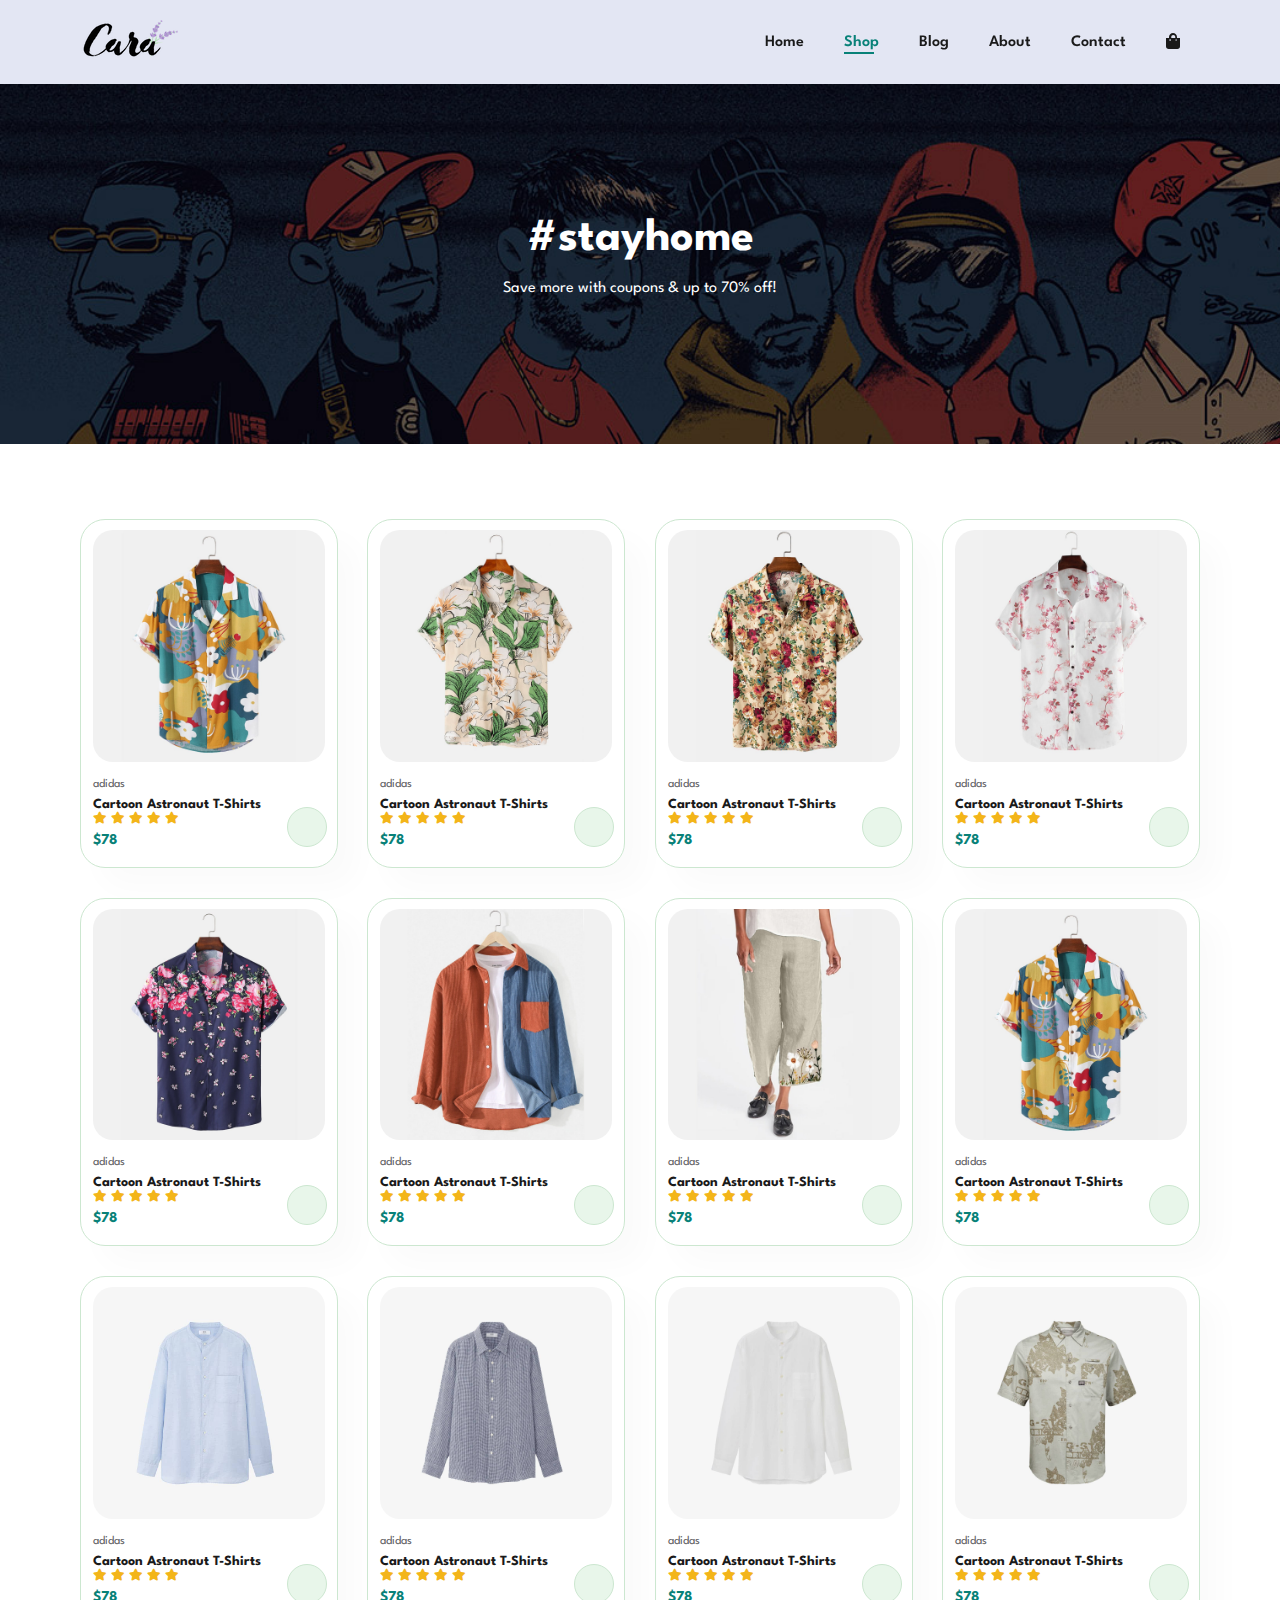
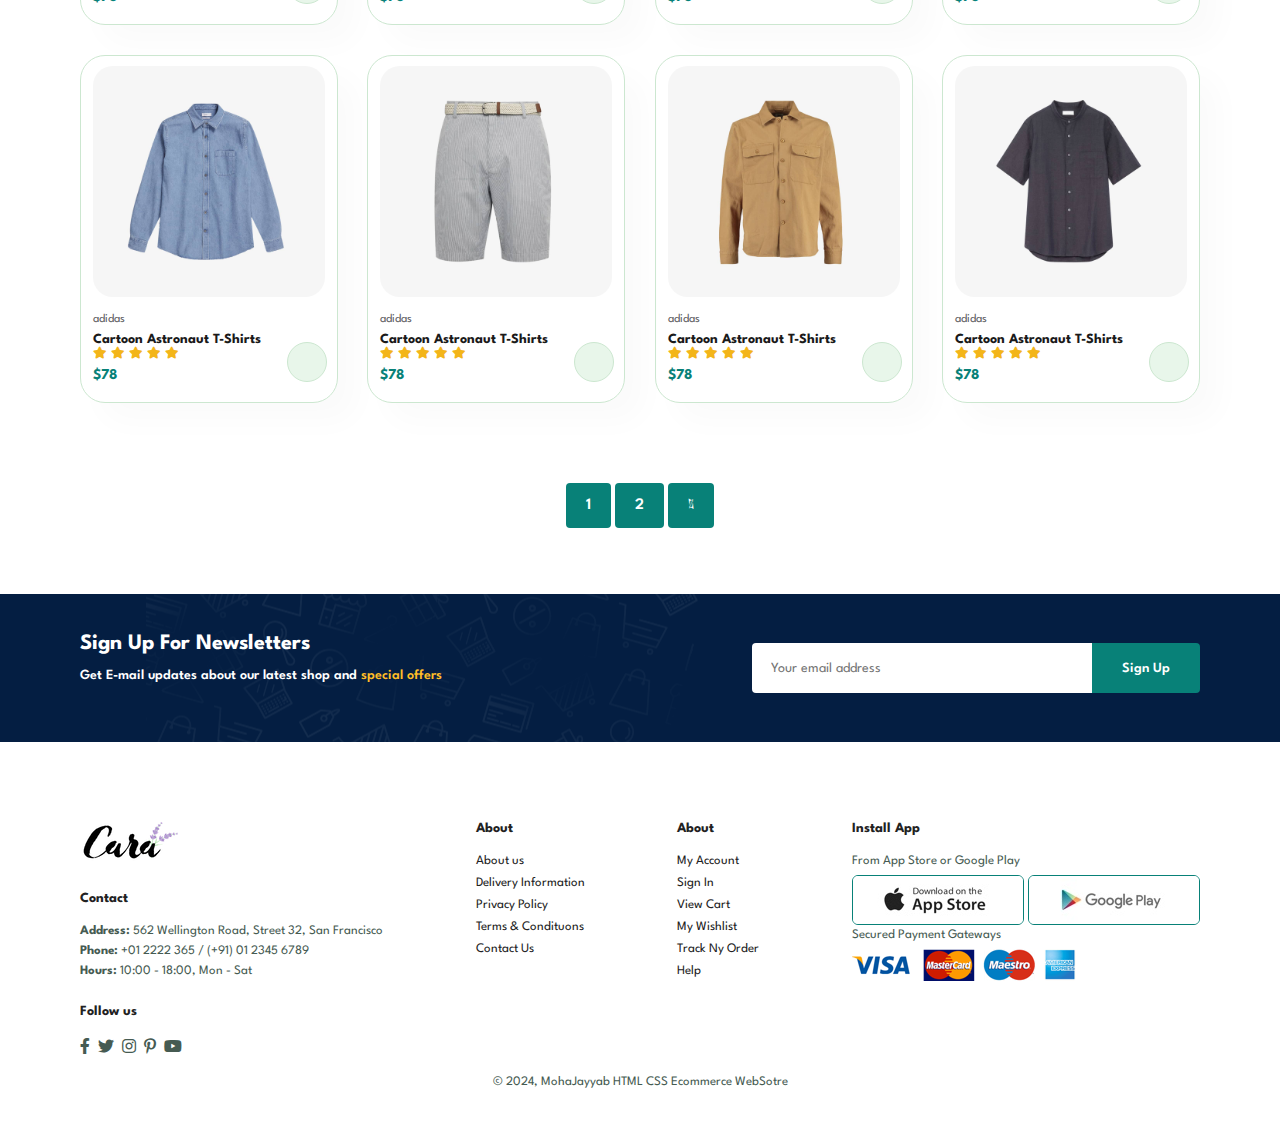
<file: shop.html>
<!DOCTYPE html>
<html lang="en">

    <head>
        <meta charset="UTF-8">
        <meta http-equiv="X-UA-Compatible" content="IE=edge">
        <meta name="viewport" content="width=device-width, initial-scale=1.0">
        <title>Tech2etc Ecommerce Tutorial</title>
        <link rel="stylesheet" href="https://pro.fontawesome.com/releases/v5.10.0/css/all.css" />

        <link rel="stylesheet" href="style.css">
    </head>

    <body>
        
            <section id="header"> 
               <a href="#"><img src="img/logo.png" class="logo" alt=""></a> 
    
               <div>
                <ul id="navbar">
                    <li><a href="index.html">Home</a></li>
                    <li><a class="active" href="shop.html">Shop</a></li>
                    <li><a href="blog.html">Blog</a></li>
                    <li><a href="about.html">About</a></li>
                    <li><a href="contact.html">Contact</a></li>
                    <li id="lg-bag"><a href="cart.html"><i i class="fas fa-shopping-bag"></i></a></li>
                    <a href="#" id="close"><i class="fas fa-times"></i></a>
    
    
                </ul>
    
               </div>
               <div id="mobile">
                <a href="cart.html"><i i class="fas fa-shopping-bag"></i></a>
                <i id="bar" class="fas fa-outdent"></i>
    
    
               </div>
            </section>
    
            <section id="page-header">
          
                <h2>#stayhome</h2>
                
                <p>Save more with coupons & up to 70% off! </p>
                
            </section>
            
    
            <section id="product1" class="section-p1">
                <div class="pro-container">
                    <div class="pro" onclick="window.location.href='sproduct.html';">
                        <img src="img/products/f1.jpg" alt="">
                        <div class="des">
                            <span>adidas</span>
                            <h5>Cartoon Astronaut T-Shirts</h5>
                            <div class="star">
                                <i class="fas fa-star"></i>
                                <i class="fas fa-star"></i>
                                <i class="fas fa-star"></i>
                                <i class="fas fa-star"></i>
                                <i class="fas fa-star"></i>
                            </div>
                            <h4>$78</h4>
                        </div>
                        <a href="#"><i class="fas fa-shopping-cart cart"></i></a>
    
    
                    </div>
                    <div class="pro">
                        <img src="img/products/f2.jpg" alt="">
                        <div class="des">
                            <span>adidas</span>
                            <h5>Cartoon Astronaut T-Shirts</h5>
                            <div class="star">
                                <i class="fas fa-star"></i>
                                <i class="fas fa-star"></i>
                                <i class="fas fa-star"></i>
                                <i class="fas fa-star"></i>
                                <i class="fas fa-star"></i>
                            </div>
                            <h4>$78</h4>
                        </div>
                        <a href="#"><i class="fas fa-shopping-cart cart"></i></a>
    
    
                    </div><div class="pro">
                        <img src="img/products/f3.jpg" alt="">
                        <div class="des">
                            <span>adidas</span>
                            <h5>Cartoon Astronaut T-Shirts</h5>
                            <div class="star">
                                <i class="fas fa-star"></i>
                                <i class="fas fa-star"></i>
                                <i class="fas fa-star"></i>
                                <i class="fas fa-star"></i>
                                <i class="fas fa-star"></i>
                            </div>
                            <h4>$78</h4>
                        </div>
                        <a href="#"><i class="fas fa-shopping-cart cart"></i></a>
    
    
                    </div><div class="pro">
                        <img src="img/products/f4.jpg" alt="">
                        <div class="des">
                            <span>adidas</span>
                            <h5>Cartoon Astronaut T-Shirts</h5>
                            <div class="star">
                                <i class="fas fa-star"></i>
                                <i class="fas fa-star"></i>
                                <i class="fas fa-star"></i>
                                <i class="fas fa-star"></i>
                                <i class="fas fa-star"></i>
                            </div>
                            <h4>$78</h4>
                        </div>
                        <a href="#"><i class="fas fa-shopping-cart cart"></i></a>
    
    
                    </div><div class="pro">
                        <img src="img/products/f5.jpg" alt="">
                        <div class="des">
                            <span>adidas</span>
                            <h5>Cartoon Astronaut T-Shirts</h5>
                            <div class="star">
                                <i class="fas fa-star"></i>
                                <i class="fas fa-star"></i>
                                <i class="fas fa-star"></i>
                                <i class="fas fa-star"></i>
                                <i class="fas fa-star"></i>
                            </div>
                            <h4>$78</h4>
                        </div>
                        <a href="#"><i class="fas fa-shopping-cart cart"></i></a>
    
    
                    </div><div class="pro">
                        <img src="img/products/f6.jpg" alt="">
                        <div class="des">
                            <span>adidas</span>
                            <h5>Cartoon Astronaut T-Shirts</h5>
                            <div class="star">
                                <i class="fas fa-star"></i>
                                <i class="fas fa-star"></i>
                                <i class="fas fa-star"></i>
                                <i class="fas fa-star"></i>
                                <i class="fas fa-star"></i>
                            </div>
                            <h4>$78</h4>
                        </div>
                        <a href="#"><i class="fas fa-shopping-cart cart"></i></a>
    
    
                    </div><div class="pro">
                        <img src="img/products/f7.jpg" alt="">
                        <div class="des">
                            <span>adidas</span>
                            <h5>Cartoon Astronaut T-Shirts</h5>
                            <div class="star">
                                <i class="fas fa-star"></i>
                                <i class="fas fa-star"></i>
                                <i class="fas fa-star"></i>
                                <i class="fas fa-star"></i>
                                <i class="fas fa-star"></i>
                            </div>
                            <h4>$78</h4>
                        </div>
                        <a href="#"><i class="fas fa-shopping-cart cart"></i></a>
    
    
                    </div><div class="pro">
                        <img src="img/products/f1.jpg" alt="">
                        <div class="des">
                            <span>adidas</span>
                            <h5>Cartoon Astronaut T-Shirts</h5>
                            <div class="star">
                                <i class="fas fa-star"></i>
                                <i class="fas fa-star"></i>
                                <i class="fas fa-star"></i>
                                <i class="fas fa-star"></i>
                                <i class="fas fa-star"></i>
                            </div>
                            <h4>$78</h4>
                        </div>
                        <a href="#"><i class="fas fa-shopping-cart cart"></i></a>
    
    
                    </div>

                    <div class="pro">
                        <img src="img/products/n1.jpg" alt="">
                        <div class="des">
                            <span>adidas</span>
                            <h5>Cartoon Astronaut T-Shirts</h5>
                            <div class="star">
                                <i class="fas fa-star"></i>
                                <i class="fas fa-star"></i>
                                <i class="fas fa-star"></i>
                                <i class="fas fa-star"></i>
                                <i class="fas fa-star"></i>
                            </div>
                            <h4>$78</h4>
                        </div>
                        <a href="#"><i class="fas fa-shopping-cart cart"></i></a>
    
    
                    </div>
                    <div class="pro">
                        <img src="img/products/n2.jpg" alt="">
                        <div class="des">
                            <span>adidas</span>
                            <h5>Cartoon Astronaut T-Shirts</h5>
                            <div class="star">
                                <i class="fas fa-star"></i>
                                <i class="fas fa-star"></i>
                                <i class="fas fa-star"></i>
                                <i class="fas fa-star"></i>
                                <i class="fas fa-star"></i>
                            </div>
                            <h4>$78</h4>
                        </div>
                        <a href="#"><i class="fas fa-shopping-cart cart"></i></a>
    
    
                    </div><div class="pro">
                        <img src="img/products/n3.jpg" alt="">
                        <div class="des">
                            <span>adidas</span>
                            <h5>Cartoon Astronaut T-Shirts</h5>
                            <div class="star">
                                <i class="fas fa-star"></i>
                                <i class="fas fa-star"></i>
                                <i class="fas fa-star"></i>
                                <i class="fas fa-star"></i>
                                <i class="fas fa-star"></i>
                            </div>
                            <h4>$78</h4>
                        </div>
                        <a href="#"><i class="fas fa-shopping-cart cart"></i></a>
    
    
                    </div><div class="pro">
                        <img src="img/products/n4.jpg" alt="">
                        <div class="des">
                            <span>adidas</span>
                            <h5>Cartoon Astronaut T-Shirts</h5>
                            <div class="star">
                                <i class="fas fa-star"></i>
                                <i class="fas fa-star"></i>
                                <i class="fas fa-star"></i>
                                <i class="fas fa-star"></i>
                                <i class="fas fa-star"></i>
                            </div>
                            <h4>$78</h4>
                        </div>
                        <a href="#"><i class="fas fa-shopping-cart cart"></i></a>
    
    
                    </div><div class="pro">
                        <img src="img/products/n5.jpg" alt="">
                        <div class="des">
                            <span>adidas</span>
                            <h5>Cartoon Astronaut T-Shirts</h5>
                            <div class="star">
                                <i class="fas fa-star"></i>
                                <i class="fas fa-star"></i>
                                <i class="fas fa-star"></i>
                                <i class="fas fa-star"></i>
                                <i class="fas fa-star"></i>
                            </div>
                            <h4>$78</h4>
                        </div>
                        <a href="#"><i class="fas fa-shopping-cart cart"></i></a>
    
    
                    </div><div class="pro">
                        <img src="img/products/n6.jpg" alt="">
                        <div class="des">
                            <span>adidas</span>
                            <h5>Cartoon Astronaut T-Shirts</h5>
                            <div class="star">
                                <i class="fas fa-star"></i>
                                <i class="fas fa-star"></i>
                                <i class="fas fa-star"></i>
                                <i class="fas fa-star"></i>
                                <i class="fas fa-star"></i>
                            </div>
                            <h4>$78</h4>
                        </div>
                        <a href="#"><i class="fas fa-shopping-cart cart"></i></a>
    
    
                    </div><div class="pro">
                        <img src="img/products/n7.jpg" alt="">
                        <div class="des">
                            <span>adidas</span>
                            <h5>Cartoon Astronaut T-Shirts</h5>
                            <div class="star">
                                <i class="fas fa-star"></i>
                                <i class="fas fa-star"></i>
                                <i class="fas fa-star"></i>
                                <i class="fas fa-star"></i>
                                <i class="fas fa-star"></i>
                            </div>
                            <h4>$78</h4>
                        </div>
                        <a href="#"><i class="fas fa-shopping-cart cart"></i></a>
    
    
                    </div><div class="pro">
                        <img src="img/products/n8.jpg" alt="">
                        <div class="des">
                            <span>adidas</span>
                            <h5>Cartoon Astronaut T-Shirts</h5>
                            <div class="star">
                                <i class="fas fa-star"></i>
                                <i class="fas fa-star"></i>
                                <i class="fas fa-star"></i>
                                <i class="fas fa-star"></i>
                                <i class="fas fa-star"></i>
                            </div>
                            <h4>$78</h4>
                        </div>
                        <a href="#"><i class="fas fa-shopping-cart cart"></i></a>
    
    
                    </div>
    
                </div>
    
    
            </section>
            


            <section id="pagination" class="section-p1">
                <a href="#">1</a>
                <a href="#">2</a>
                <a href="#"><i class="fal fa-long-arrow-alt-right"></i></a>
               


            </section>
    
            <section id="newsletter" class="section-p1 section-m1">
                <div class="newstext">
                    <h4>Sign Up For Newsletters</h4>
                    <p>Get E-mail updates about our latest shop and <span>special offers</span></p>
    
                </div>
    
                <div class="form">
                    <input type="text" placeholder="Your email address">
                    <button class="normal">Sign Up</button>
                </div>
    
            </section>
    
            <footer class="section-p1">
                <div class="col">
                    <img class="logo"src="img/logo.png" alt="">
                    <h4>Contact</h4>
                    <p><strong>Address: </strong> 562 Wellington Road, Street 32, San Francisco</p>
                    <p><strong>Phone: </strong> +01 2222 365 / (+91) 01 2345 6789</p>
                    <p><strong>Hours: </strong>10:00 - 18:00, Mon - Sat</p>
                    <div class="follow">
                        <h4>Follow us</h4>
                        <div class="icon">
                            <i class="fab fa-facebook-f"></i>
                            <i class="fab fa-twitter "></i>
                            <i class="fab fa-instagram"></i>
                            <i class="fab fa-pinterest-p"></i>
                            <i class="fab fa-youtube" ></i>
                        </div>
    
                    </div>
    
                </div>
    
    
    
                <div class="col">
                    <h4>About</h4>
                    <a href="#">About us</a>
                    <a href="#">Delivery Information</a>
                    <a href="#">Privacy Policy</a>
                    <a href="#">Terms & Condituons</a>
                    <a href="#">Contact Us</a>
                </div>
    
    
                <div class="col">
                    <h4>About</h4>
                    <a href="#">My Account</a>
                    <a href="#">Sign In</a>
                    <a href="#">View Cart</a>
                    <a href="#">My Wishlist</a>
                    <a href="#">Track Ny Order</a>
                    <a href="#">Help</a>
                </div>
    
                <div class="col install">
                    <h4>Install App</h4>
                    <p>From App Store or Google Play</p>
                    <div class="row">
                        <img src="img/pay/app.jpg" alt="">
                        <img src="img/pay/play.jpg" alt="">
                    </div>
    
                    <p>Secured Payment Gateways</p>
                    <img src="img/pay/pay.png">
                </div>
    
                <div class="copyright">
                    <p>© 2024, MohaJayyab HTML CSS Ecommerce WebSotre</p>
    
                </div>
    
    
    
    
            </footer>
        <script src="script.js"></script>
    </body>

</html>
</file>
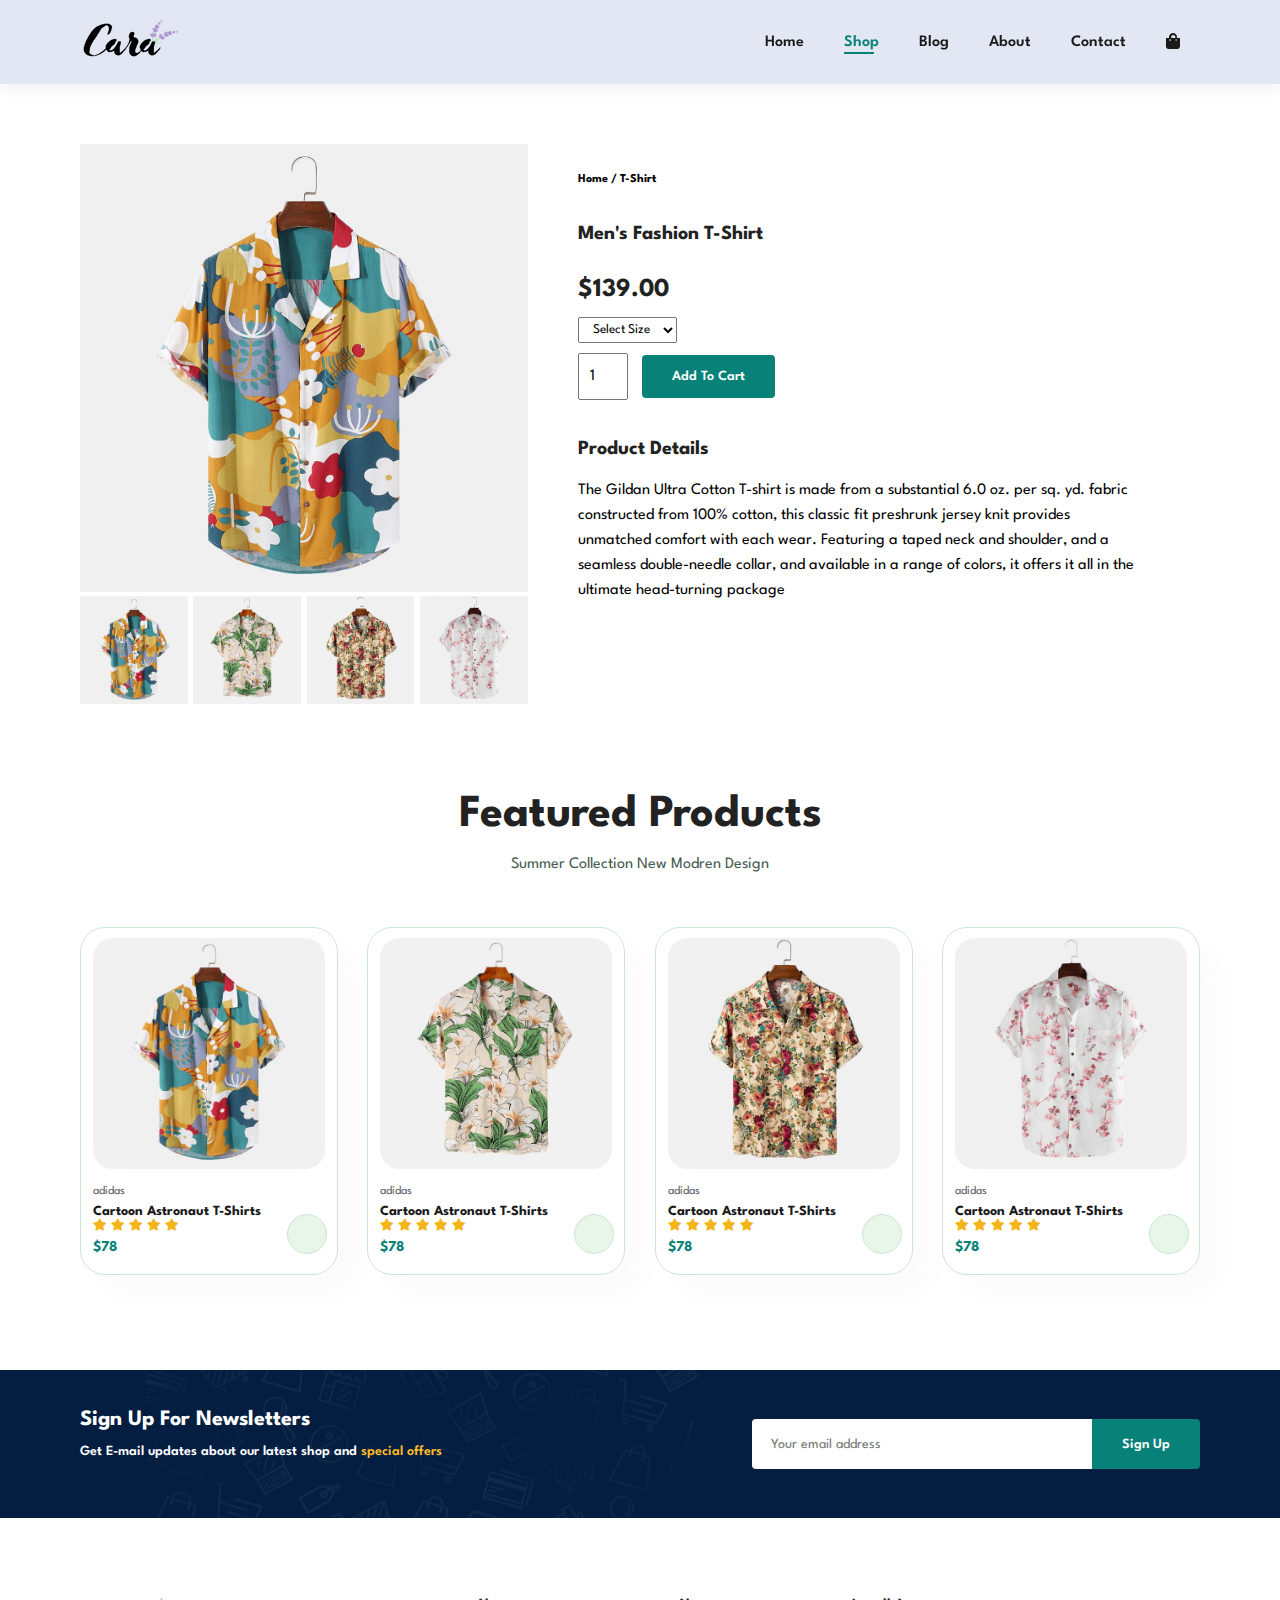
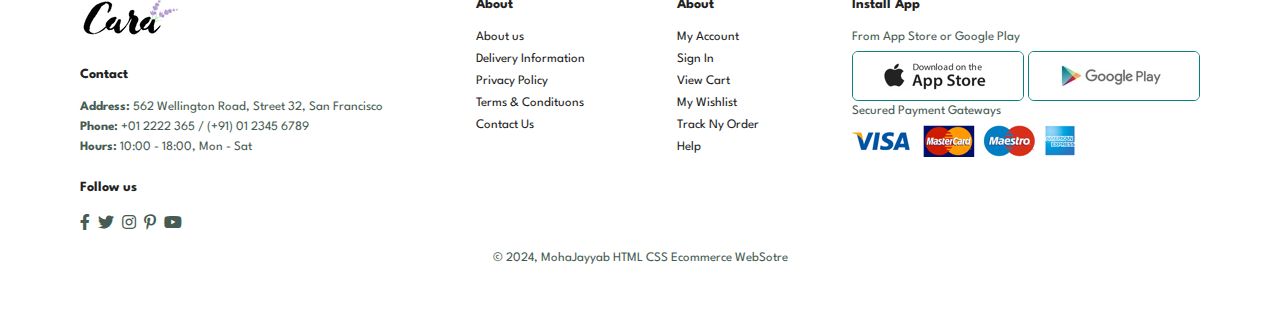
<file: sproduct.html>
<!DOCTYPE html>
<html lang="en">

    <head>
        <meta charset="UTF-8">
        <meta http-equiv="X-UA-Compatible" content="IE=edge">
        <meta name="viewport" content="width=device-width, initial-scale=1.0">
        <title>Tech2etc Ecommerce Tutorial</title>
        <link rel="stylesheet" href="https://pro.fontawesome.com/releases/v5.10.0/css/all.css" />

        <link rel="stylesheet" href="style.css">
    </head>

    <body>


        <section id="header"> 
            <a href="#"><img src="img/logo.png" class="logo" alt=""></a> 
 
            <div>
             <ul id="navbar">
                 <li><a href="index.html">Home</a></li>
                 <li><a class="active" href="shop.html">Shop</a></li>
                 <li><a href="blog.html">Blog</a></li>
                 <li><a href="about.html">About</a></li>
                 <li><a href="contact.html">Contact</a></li>
                 <li id="lg-bag"><a href="cart.html"><i i class="fas fa-shopping-bag"></i></a></li>
                 <a href="#" id="close"><i class="fas fa-times"></i></a>
 
 
             </ul>
 
            </div>
            <div id="mobile">
             <a href="cart.html"><i i class="fas fa-shopping-bag"></i></a>
             <i id="bar" class="fas fa-outdent"></i>
 
 
            </div>
         </section>
 
        <section id="prodetails" class="section-p1">
            <div class="single-pro-image">
                <img src="img/products/f1.jpg" width="100%" id="MainImg" alt="">

                <div class="small-img-group">
                    <div class="small-img-col">
                        <img src="img/products/f1.jpg" alt="" width="100%" class="small-img">
                    </div>
                    <div class="small-img-col">
                        <img src="img/products/f2.jpg" alt="" width="100%" class="small-img">
                    </div>
                    <div class="small-img-col">
                        <img src="img/products/f3.jpg" alt="" width="100%" class="small-img">
                    </div>
                    <div class="small-img-col">
                        <img src="img/products/f4.jpg" alt="" width="100%" class="small-img">
                    </div>

                </div>

            </div>

            <div class="single-pro-details">
                <h6>Home / T-Shirt</h6>
                <h4>Men's Fashion T-Shirt</h4>
                <h2>$139.00</h2>
                <select>
                    <option>Select Size</option>
                    <option>XL</option>
                    <option>XLL</option>
                    <option>Small</option>
                    <option>Large</option>
                </select>
                <input type="number" value="1">
                <button class="normal">Add To Cart</button>
                <h4>Product Details</h4>
                <span>The Gildan Ultra Cotton T-shirt is made from a substantial 6.0 oz. 
                per sq. yd. fabric constructed from 100% cotton, this classic fit preshrunk
                jersey knit provides unmatched comfort with each wear. Featuring a taped neck
                and shoulder, and a seamless double-needle collar, and available in a range of 
                colors, it offers it all in the ultimate head-turning package</span>

            </div>

        </section>


        <section id="product1" class="section-p1">
            <h2>Featured Products</h2>
            <p>Summer Collection New Modren Design</p>
            <div class="pro-container">
                <div class="pro">
                    <img src="img/products/f1.jpg" alt="">
                    <div class="des">
                        <span>adidas</span>
                        <h5>Cartoon Astronaut T-Shirts</h5>
                        <div class="star">
                            <i class="fas fa-star"></i>
                            <i class="fas fa-star"></i>
                            <i class="fas fa-star"></i>
                            <i class="fas fa-star"></i>
                            <i class="fas fa-star"></i>
                        </div>
                        <h4>$78</h4>
                    </div>
                    <a href="#"><i class="fas fa-shopping-cart cart"></i></a>


                </div>
                <div class="pro">
                    <img src="img/products/f2.jpg" alt="">
                    <div class="des">
                        <span>adidas</span>
                        <h5>Cartoon Astronaut T-Shirts</h5>
                        <div class="star">
                            <i class="fas fa-star"></i>
                            <i class="fas fa-star"></i>
                            <i class="fas fa-star"></i>
                            <i class="fas fa-star"></i>
                            <i class="fas fa-star"></i>
                        </div>
                        <h4>$78</h4>
                    </div>
                    <a href="#"><i class="fas fa-shopping-cart cart"></i></a>


                </div><div class="pro">
                    <img src="img/products/f3.jpg" alt="">
                    <div class="des">
                        <span>adidas</span>
                        <h5>Cartoon Astronaut T-Shirts</h5>
                        <div class="star">
                            <i class="fas fa-star"></i>
                            <i class="fas fa-star"></i>
                            <i class="fas fa-star"></i>
                            <i class="fas fa-star"></i>
                            <i class="fas fa-star"></i>
                        </div>
                        <h4>$78</h4>
                    </div>
                    <a href="#"><i class="fas fa-shopping-cart cart"></i></a>


                </div><div class="pro">
                    <img src="img/products/f4.jpg" alt="">
                    <div class="des">
                        <span>adidas</span>
                        <h5>Cartoon Astronaut T-Shirts</h5>
                        <div class="star">
                            <i class="fas fa-star"></i>
                            <i class="fas fa-star"></i>
                            <i class="fas fa-star"></i>
                            <i class="fas fa-star"></i>
                            <i class="fas fa-star"></i>
                        </div>
                        <h4>$78</h4>
                    </div>
                    <a href="#"><i class="fas fa-shopping-cart cart"></i></a>


                </div>

            </div>


        </section>
 
         <section id="newsletter" class="section-p1 section-m1">
             <div class="newstext">
                 <h4>Sign Up For Newsletters</h4>
                 <p>Get E-mail updates about our latest shop and <span>special offers</span></p>
 
             </div>
 
             <div class="form">
                 <input type="text" placeholder="Your email address">
                 <button class="normal">Sign Up</button>
             </div>
 
         </section>
 
         <footer class="section-p1">
             <div class="col">
                 <img class="logo"src="img/logo.png" alt="">
                 <h4>Contact</h4>
                 <p><strong>Address: </strong> 562 Wellington Road, Street 32, San Francisco</p>
                 <p><strong>Phone: </strong> +01 2222 365 / (+91) 01 2345 6789</p>
                 <p><strong>Hours: </strong>10:00 - 18:00, Mon - Sat</p>
                 <div class="follow">
                     <h4>Follow us</h4>
                     <div class="icon">
                         <i class="fab fa-facebook-f"></i>
                         <i class="fab fa-twitter "></i>
                         <i class="fab fa-instagram"></i>
                         <i class="fab fa-pinterest-p"></i>
                         <i class="fab fa-youtube" ></i>
                     </div>
 
                 </div>
 
             </div>
 
 
 
             <div class="col">
                 <h4>About</h4>
                 <a href="#">About us</a>
                 <a href="#">Delivery Information</a>
                 <a href="#">Privacy Policy</a>
                 <a href="#">Terms & Condituons</a>
                 <a href="#">Contact Us</a>
             </div>
 
 
             <div class="col">
                 <h4>About</h4>
                 <a href="#">My Account</a>
                 <a href="#">Sign In</a>
                 <a href="#">View Cart</a>
                 <a href="#">My Wishlist</a>
                 <a href="#">Track Ny Order</a>
                 <a href="#">Help</a>
             </div>
 
             <div class="col install">
                 <h4>Install App</h4>
                 <p>From App Store or Google Play</p>
                 <div class="row">
                     <img src="img/pay/app.jpg" alt="">
                     <img src="img/pay/play.jpg" alt="">
                 </div>
 
                 <p>Secured Payment Gateways</p>
                 <img src="img/pay/pay.png">
             </div>
 
             <div class="copyright">
                 <p>© 2024, MohaJayyab HTML CSS Ecommerce WebSotre</p>
 
             </div>
 
 
 
 
         </footer>


        <script>
            // script for image change on click
            var MainImg = document.getElementById("MainImg");
            var smallimg = document.getElementsByClassName("small-img")

            smallimg[0].onclick = function(){
                MainImg.src = smallimg[0].src
            }
            smallimg[1].onclick = function(){
                MainImg.src = smallimg[1].src
            }
            smallimg[2].onclick = function(){
                MainImg.src = smallimg[2].src
            }
            smallimg[3].onclick = function(){
                MainImg.src = smallimg[3].src
            }


        </script>


        <script src="script.js"></script>
    </body>

</html>
</file>
<file: style.css>
@import url("https://fonts.googleapis.com/css2?family=Spartan:wght@100;200;300;400;500;600;700;800;900&display=swap");
* {
  margin: 0;
  padding: 0;
  box-sizing: border-box;
  font-family: "Spartan", sans-serif;
}

html {
  scroll-behavior: smooth;
}

/* Global Styles */

h1 {
  font-size: 50px;
  line-height: 64px;
  color: #222;
}

h2 {
  font-size: 46px;
  line-height: 54px;
  color: #222;
}

h4 {
  font-size: 20px;
  color: #222;
}

h6 {
  font-weight: 700;
  font-size: 12px;
}

p {
  font-size: 16px;
  color: #465b52;
  margin: 15px 0 20px 0;
}

.section-p1 {
  padding: 40px 80px;
}

.section-m1 {
  margin: 40px 0;
}

button.normal{
  font-size: 14px;
  font-weight: 600;
  padding: 15px 30px;
  color: #000;
  background-color: #fff;
  border-radius: 4px;
  cursor: pointer;
  border: none;
  outline: none;
  transition: 0.2s;
}
button.white{
  font-size: 13px;
  font-weight: 600;
  padding: 11px 18px;
  color: #fff;
  background-color: transparent;
  border-radius: 4px;
  cursor: pointer;
  border: 1px solid #fff;
  outline: none;
  transition: 0.2s;
}

body {
  width: 100%;
}



/* Header Start */

#header {
  display: flex;
  align-items: center;
  justify-content: space-between;
  padding: 20px 80px;
  background: #E3E6f3;
  box-shadow: 0 5px 15px rgba(0, 0, 0, 0.06);
  z-index: 999;
  position: sticky;
  top: 0;
  left: 0;
  z-index: 999;
  position: sticky;
  top: 0;
  left: 0;

}

#navbar {
  display: flex;
  align-items: center;
  justify-content: center;
}

#navbar li {
  list-style: none;
  padding: 0 20px;
  position: relative;
}
#navbar li a{
  text-decoration: none;
  font-size: 16px;
  font-weight: 600;
  color: #1a1a1a;
  transition: 0.3s ease;

}

#navbar li a:hover,
#navbar li a.active {
  color: #088178;
}

#navbar li a.active::after,
#navbar li a:hover::after{
  content: "";
  width: 30px;
  height: 2px;
  background: #088178;
  position: absolute;
  bottom: -4px;
  left: 20px;
}
#mobile{
  display: none;
  align-items: center;

}
#close{
  display: none;
}

/* Home Page */
#hero {
  background-image: url("img/hero4.png");
  height: 90vh;
  width: 100%;
  background-size: cover;
  background-position: right 0 top 25%;
  padding: 0 80px;
  display: flex;
  flex-direction: column;
  align-items: flex-start;
  justify-content: center;
}
#hero h4{
  padding-bottom: 15px;
}
#hero h1{
  color: #088178;
}
#hero button{
  background-image: url("img/button.png");
  background-color: transparent;
  color: #088178;
  border: 0;
  padding: 14px 80px 14px 65px;
  background-repeat: no-repeat;
  cursor: pointer;
  font-weight: 700;
  font-size: 15px;
}

#feature{
  display: flex;
  align-items: center;
  justify-content: space-between;
  flex-wrap: wrap;

}

#feature .fe-box{
  width: 180px;
  text-align: center;
  padding: 25px 15px;
  box-shadow:20px 20px 34px rgba(0, 0, 0, 0.03);
  border: 1px solid #cce7d0;
  border-radius: 4px;
  margin: 15px 0; 
}

#feature .fe-box:hover{
  box-shadow:10px 10px 54px rgba(0, 0, 0, 0.03);
}
#feature .fe-box img{
  width: 100%;
  margin-bottom:10px;

}

#feature .fe-box h6{
  display: inline-block;
  padding: 9px 8px 6px 8px;
  line-height: 1;
  border-radius: 4px;
  color: #088178;
  background-color: #fddde4;
}

#feature .fe-box:nth-child(2) h6{
  background-color: #cdebbc;
}
#feature .fe-box:nth-child(3) h6{
  background-color: #d1e8f2;
}
#feature .fe-box:nth-child(4) h6{
  background-color: #cdd4f8;
}
#feature .fe-box:nth-child(5) h6{
  background-color: #f6dbf6;
}
#feature .fe-box:nth-child(6) h6{
  background-color: #fff2e5;
}
#product1{
  text-align: center;
}
#product1 .pro-container{
  display: flex;
  justify-content: space-between;
  padding-top: 20px;
  flex-wrap: wrap;
}
#product1 .pro{
  width: 23%;
  min-width: 250px;
  padding: 10px 12px;
  border: 1px solid #cce7d0;
  border-radius: 25px;
  cursor: pointer;
  box-shadow: 20px 20px 30px rgba(0, 0, 0, 0.02);
  margin: 15px 0;
  position: relative;
}

#product1 .pro:hover{
  box-shadow: 20px 20px 30px rgba(0, 0, 0, 0.06);
}

#product1 .pro img{
  width: 100%;
  border-radius: 20px;
}

#product1 .pro .des{
  text-align: start;
  padding: 10px 0;
}

#product1 .pro .des span{
  color: #606063;
  font-size: 12px;
}

#product1 .pro .des h5{
  padding-top: 7px;
  color: #1a1a1a;
  font-size: 14px;
}

#product1 .pro .des i{
  font-size: 12px;
  color: rgb(243, 181, 25);
}

#product1 .pro .des h4{
  padding-top: 7px;
  color: #088178;
  font-size: 15px;
  font-weight: 700;
}
#product1 .pro .cart{
  width: 40px;
  height: 40px;
  line-height: 40px;
  border-radius: 50px;
  background-color: #e8f6ea;
  font-weight: 500;
  color: #088178;
  border: 1px solid #cce7d0 ;
  position: absolute;
  bottom: 20px;
  right: 10px;



}

#banner{
  display: flex;
  flex-direction: column;
  justify-content: center;
  align-items: center;
  text-align: center;
  background-image:url(img/banner/b2.jpg) ;
  width: 100%;
  height: 40vh;
  background-size: cover;
  background-position: center;
}

#banner h4 {
  color: white;
  font-size: 16px;
}

#banner h2 {
  color: white;
  font-size: 30px;
  padding: 10px 0;

}


#banner h2 span{
  color: #ef3636;
}


#banner button:hover {
  background: #088178;
  color: #fff;
}
  

#sm-banner{
  display: flex;
  justify-content: space-between;
  flex-wrap: wrap;

}
#sm-banner .banner-box{
  display: flex;
  flex-direction: column;
  justify-content: center;
  align-items: flex-start;
  background-image:url(img/banner/b17.jpg) ;
  min-width: 500px;
  height: 50vh;
  background-size: cover;
  background-position: center;
  padding: 30px;
}
#sm-banner .banner-box2{
  background-image:url(img/banner/b10.jpg) ;

}
#sm-banner h4{
  color: #fff;
  font-size: 20px;
  font-weight: 300;
}

#sm-banner h2{
  color: #fff;
  font-size: 28px;
  font-weight: 800;
}

#sm-banner span{
  color: #fff;
  font-size: 14px;
  font-weight: 500;
  padding-bottom: 15px;
}

#sm-banner .banner-box:hover button{
  background: #088178;
  border: 1px solid #088178;
}

#banner3{
  display: flex;
  justify-content: space-between;
  flex-wrap: wrap;
  padding: 0 80px;
}

#banner3 .banner-box{
    display: flex;
    flex-direction: column;
    justify-content: center;
    align-items: flex-start;
    background-image:url(img/banner/b7.jpg) ;
    min-width: 30%;
    height: 30vh;
    background-size: cover;
    background-position: center;
    padding: 20px;
    margin-bottom: 20px;
  }

  #banner3 .banner-box2{
    background-image:url(img/banner/b4.jpg) ;
  }

  #banner3 .banner-box3{
    background-image:url(img/banner/b18.jpg) ;
  }

  #banner3 h2{
    color: #fff;
    font-weight: 900;
    font-size: 22px;
  }

  #banner3 h2{
    color: #ec544e;
    font-weight: 800;
    font-size: 15px;
  }


  #newsletter{
    display: flex;
    justify-content: space-between;
    flex-wrap: wrap;
    align-items: center;
    background-image: url(img/banner/b14.png);
    background-repeat: no-repeat;
    background-position: 20% 30%;
    background-color:#041e42;
  }

  #newsletter h4{
    color: #fff;
    font-weight: 700;
    font-size: 22px;
  }

  #newsletter p{
    color: #fff;
    font-weight: 600;
    font-size: 14px;
  }

  #newsletter p span{
    color: #ffbd27;
   
  }

  #newsletter input{
    height: 3.125rem;
    padding: 0 1.25em;
    font-size: 14px;
    width: 100%;border: 1px solid transparent;
    border-radius: 4px;
    outline: none;
    border-top-right-radius:0 ;
    border-bottom-right-radius:0 ;

  }

  #newsletter .form{
    display: flex;
    width: 40%;
  }

  #newsletter button{
    background-color: #088178;
    color: #fff;
    white-space: nowrap;
    border-top-left-radius:0 ;
    border-bottom-left-radius:0 ;

  }
footer{
  display: flex;
  flex-wrap: wrap;
  justify-content: space-between;
}

footer .col{
  display: flex;
  flex-direction: column;
  align-items: flex-start;
  margin-bottom: 20px;
}

footer .logo{
  margin-bottom: 30px;
}

footer h4{
  font-size: 14px;
  padding-bottom: 20px;
}

footer p{
  font-size: 13px;
  margin:0 0 8px 0;
}

footer a {
  font-size: 13px;
  text-decoration: none;
  color: #222;
  margin-bottom: 10px;
}

footer .follow{
  margin-top: 20px;
}

footer .follow i{
  color: #465b52;
  padding-right: 4px;
  cursor: pointer;
}

footer .install .row img{
  border: 1px solid #088178;
  border-radius: 6px;
}

footer .install .img{
  margin: 10px 0  15px 0;
}

footer .follow i:hover,
footer a:hover{
  color: #088178;
}

footer .copyright{
  width: 100%;
  text-align: center;
}


/* Shop Page */
#page-header{
  background-image: url(img/banner/b1.jpg);
  width: 100%;
  height: 40vh;
  background-size: cover;
  display: flex;
  justify-content: center;
  text-align: center;
  flex-direction: column;
  padding: 14px;
}

#page-header h2,
#page-header p{
  color:#fff ;
}

#pagination{
  text-align: center;
}

#pagination a{
  text-decoration: none;
  background-color: #088178;
  padding: 15px 20px;
  border-radius: 4px;
  color: #fff;
  font-weight: 600;
}
#pagination a i{
  font-size: 16px;
  font-weight:600;
}

/* Single Product */
#prodetails{
  display: flex;
  margin-top: 20px;

}

#prodetails .single-pro-image{
  width: 40%;
  margin-right: 50px;
}

.small-img-group{
  display: flex;
  justify-content: space-between;
}
.small-img-col{
  flex-basis: 24%;
  cursor: pointer;
}

#prodetails .single-pro-details{
  width: 50%;
  padding-top: 30px;
}

#prodetails .single-pro-details h4{
  padding: 40px 0 20px 0;
}

#prodetails .single-pro-details h2{
  font-size: 26px;
}

#prodetails .single-pro-details select{
  display: block;
  padding: 5px 10px;
  margin-bottom: 10px;
}

#prodetails .single-pro-details input{
  width: 50px;
  height: 47px;
  padding-left: 10px;
  font-size: 16px;
  margin-right: 10px;
}
#prodetails .single-pro-details input:focus{
  outline: none;
}

#prodetails .single-pro-details button{
  background-color: #088178;
  color: #fff;
}

#prodetails .single-pro-details span{
  line-height: 25px;
}

/* Blog Page */

#page-header.blog-headers{
  background-image: url(img/banner/b19.jpg);
}

#blog{
  padding: 150px 150px 0 150px;
}

#blog .blog-box{
  display: flex;
  align-items: center;
  width: 100%;
  position: relative;
  padding-bottom: 90px;
}

#blog .blog-img{
 width: 50%;
 margin-right: 40px;
}

#blog img{
  width: 100%;
  height: 300px;
  object-fit: cover;
}

#blog .blog-detalis{
  width: 50%;
 }

 #blog .blog-detalis a{
  text-decoration: none;
  font-size: 11px;
  color: #000;
  font-weight: 700;
  position: relative;
  transition: 0.3s;
 }

 #blog .blog-detalis a::after{
  content: "";
  width: 50px;
  height: 1px;
  background-color: #000;
  position: absolute;
  top: 4px;
  right: -60px ;
 }

 #blog .blog-detalis a:hover{
  color: #088178;
 }
 #blog .blog-detalis a:hover::after{
  background-color: #088178;
 }

 #blog .blog-box h1{
  position: absolute;
  top: -40px;
  left: 0;
  font-size: 70px;
  font-weight: 700;
  color: #c9cbce;
  z-index: -9;
 }
 /* About Page */

 #page-header.about-headers{
  background-image: url(img/about/banner.png);
}

#about-head{
  display: flex;
  align-items: center;
}

#about-head img{
  width: 50%;
  height: auto;
}

#about-head div{
  padding-left: 40px;
  
}

#about-app{
  text-align: center;
}
#about-app .video{
  width: 70%;
  height: 100%;
  margin: 30px auto 0 auto;
}

#about-app .video video{
  width: 100%;
  height: 100%;
  border-radius: 20px;
}

/*Contact Page*/

#contact-details{
  display: flex;
  align-items: center;
  justify-content: space-between;
}

#contact-details .details{
  width: 40%;
}

#contact-details .details span,
#form-details span{
  font-size: 12px;
}

#contact-details .details h2,
#form-details h2{
  font-size: 26px;
  line-height: 35px;
  padding: 20px 0 ;
}


#contact-details .details h3{
  font-size: 16px;
  padding: 15px;
}

#contact-details .details li{
  list-style: none;
  display: flex;
  padding: 10px 0; 
}

#contact-details .details li i{
  font-size: 14px;
  padding-right: 22px;
}

#contact-details .details li p{
  margin: 0;
  font-size: 14px;
}

#contact-details .map{
  width: 55%;
  height:400px;
}

#contact-details .map iframe{
  width: 100%;
  height: 100%;
}


#form-details{
  display: flex;
  justify-content: space-between;
  margin: 30px;
  padding: 80px;
  border: 1px solid #e1e1e1;

}
#form-details form{
  width: 60%;
  display: flex;
  flex-direction: column;
  align-items: flex-start;
}

#form-details form input,
#form-details form textarea{
  width: 100%;
  padding: 12px 15px;
  outline: none;
  margin-bottom: 20px;
  border: 1px solid #e1e1e1;
}

#form-details form button{
  background-color: #088178;
  color: #fff;
}

#form-details .people div{
  padding-bottom: 25px;
  display: flex;
  align-items: flex-start;
}

#form-details .people div img{
  width: 65px;
  height: 65px;
  object-fit: cover;
  margin-right: 15px;
}

#form-details .people div p{
  margin: 0;
  font-size: 13px;
  line-height: 25px;
}
#form-details .people div p span{
  display: block;
  font-size: 16px;
  font-weight: 600;
  color: #000;
}


/* Cart Page */

#cart{
  overflow-x:auto ;
}

#cart table{
  width: 100%;
  border-collapse: collapse;
  table-layout: fixed;
  white-space: nowrap;
}

#cart table img{
  width: 70px;

}

#cart table td:nth-child(1){
  width: 100px;
  text-align: center;
}


#cart table td:nth-child(2){
  width: 150px;
  text-align: center;
}

#cart table td:nth-child(3){
  width: 250px;
  text-align: center;
}

#cart table td:nth-child(4),
#cart table td:nth-child(5),
#cart table td:nth-child(6){
  width: 150px;
  text-align: center;
}

#cart table td:nth-child(5) input{
  width: 70px;
  padding: 10px 5px 10px 15px;
}

#cart table thead{
  border: 1px solid #e2e9e1;
  border-left: none;
  border-right: none;
}

#cart table thead td{
  font-weight: 700;
  text-transform: uppercase;
  font-size: 13px;
  padding: 18px 0;

}

#cart table tbody tr td{
  padding-top: 15px;
}

#cart table tbody td{
  font-size:13px ;
}

#cart-add{
  display: flex;
  flex-wrap: wrap;
  justify-content: space-between;
}

#coupon{
  width: 50%;
  margin-bottom: 30px;
}

#coupon h3,
#subtotal h3{
  padding-bottom: 15px;
}

#coupon input{
  padding: 10px 20px;
  outline: none;
  width: 60%;
  margin-right: 10px;
  border: 1px solid #e2e9e1;
}

#coupon button,
#subtotal button{
  background-color: #088178;
  color: #fff;
  padding: 12px 20px;
}

#subtotal{
  width: 50%;
  margin-bottom:30px;
  border: 1px solid #e2e9e1;
  padding: 30px;
}

#subtotal table{
  border-collapse: collapse;
  width: 100%;
  margin-bottom: 20px;
}

#subtotal table td{
  width: 50%;
  border: 1px solid #e2e9e1;
  padding: 10px;
  font-size: 13px;
}





/* start Media Query */
@media (max-width:799px){

  .section-p1 {
    padding: 40px 40px;
  }
  #navbar {
    display: flex;
    flex-direction: column;
    align-items: flex-start;
    justify-content: flex-start;
    position: fixed;
    top: 0;
    right: -300px;
    height: 100vh;
    width: 300px;
    background-color: #E3E6f3;
    box-shadow: 0 40px 60px rgba(0, 0, 0, 0.1);
    padding: 80px 0 0 10px;
    transition:0.3s ;

  }
  #navbar.active{
    right:0px ;
  }


  #navbar li{
    margin-bottom: 25px;
  }

  #mobile{
    display: flex;
    align-items: center;
  
  }


  #mobile i{
   color: #1a1a1a;  
   font-size: 24px;
   padding-left: 20px;
  }
  #close{
    display: initial;
    position: absolute;
    top: 30px;
    left: 30px;
    color: #222;
    font-size: 24px;


  }
  #lg-bag{
    display: none;
  }

  #hero {
    height: 70vh;
   background-image: top 30% right 30%;
    padding: 0 80px;
    display: flex;
    flex-direction: column;
    align-items: flex-start;
    justify-content: center;
  }

  #feature{
    justify-content: center;
  }
  #feature .fe-box{
    margin: 15px 15px; 
  }

  #product1 .pro-container{
    justify-content: center;
  
  }

  #product1 .pro{
    margin: 15px;
  }

  #banner{
    height: 20vh;
  }

  #sm-banner .banner-box{
    min-width: 100%;
    height: 30vh;
  }

  #banner3{
    padding: 0 40px;
  }

  #banner3 .banner-box{
    width: 20%;
  }
  #newsletter .form{
    display: flex;
    width: 70%;
  }

  /*contact-page */

  #form-details{
    padding: 40px;
  }

  #form-details form{ 
    width: 50%; 
  }



}

@media (max-width:477px){
  .section-p1 {
    padding: 20px;
  }
  #header{
    padding: 10px 30px;
  }
  h2{
    font-size:32px;
  }
  h1{
    font-size: 38px;
  }

  #hero {
    background-position: 55%;
    padding: 0 20px;
  }
  #feature{
    justify-content: space-between;
  }
  #feature .fe-box{
    width: 155px;
    margin: 0 0 15px 0; 
  }

  #product1 .pro{
    width: 100%;
  }
  #banner{
    height: 40vh;
  }
  #sm-banner .banner-box{
    height: 40vh;
  }

  #sm-banner .banner-box2{
    margin-top: 20px;
  }

  #banner3{
    padding: 0 20px;
  }

  #banner3 .banner-box{
    width: 100%;
  }

  #newsletter{
    padding: 40px 20px;
  }
  #newsletter .form{
    width: 100%;
  }

  footer .copyright{
    text-align: start;
  }

  /* single Product */
  #prodetails {
    display: flex;
    flex-direction: column;
  }

  #prodetails .single-pro-image{
    width: 100%;
    margin-right: 0px;
  }

  #prodetails .single-pro-details{
    width: 100%;
   
  }

/* blog-page */

#blog{
  padding: 100px 20px 0 20px;
}
#blog .blog-box {
  display: flex;
  flex-direction: column;
  align-items: flex-start;
  width: 100%;
  position: relative;
  padding-bottom: 90px;
}

#blog .blog-img {
  width: 100%;
  margin-right: 0px;
  margin-bottom: 30px;
}
#blog .blog-detalis {
  width: 100%;
}

/* about page */ 

#about-head{
  flex-direction: column;
}

#about-head img{
  width: 100%;
  margin-bottom: 20px;
}

#about-head div{
  padding-left: 0px;
}

#about-app .video{
  width: 100%;
}

/* contact page */ 

#contact-details{
  flex-direction: column;
}

#contact-details .details{
  width: 100%;
  margin-bottom: 30px;
}

#contact-details .map{
  width: 100%;
}
#form-details {
  margin: 10px;
  padding: 30px;
  flex-wrap: wrap;
}
#form-details form {
  width: 100%;
  margin-bottom: 30px;
}


/* cart page */ 



#cart-add{
  flex-direction: column;
}

#coupon{
  width: 100%;
}
#subtotal{
  width: 100%;
  padding: 20px;
}
}
</file>
